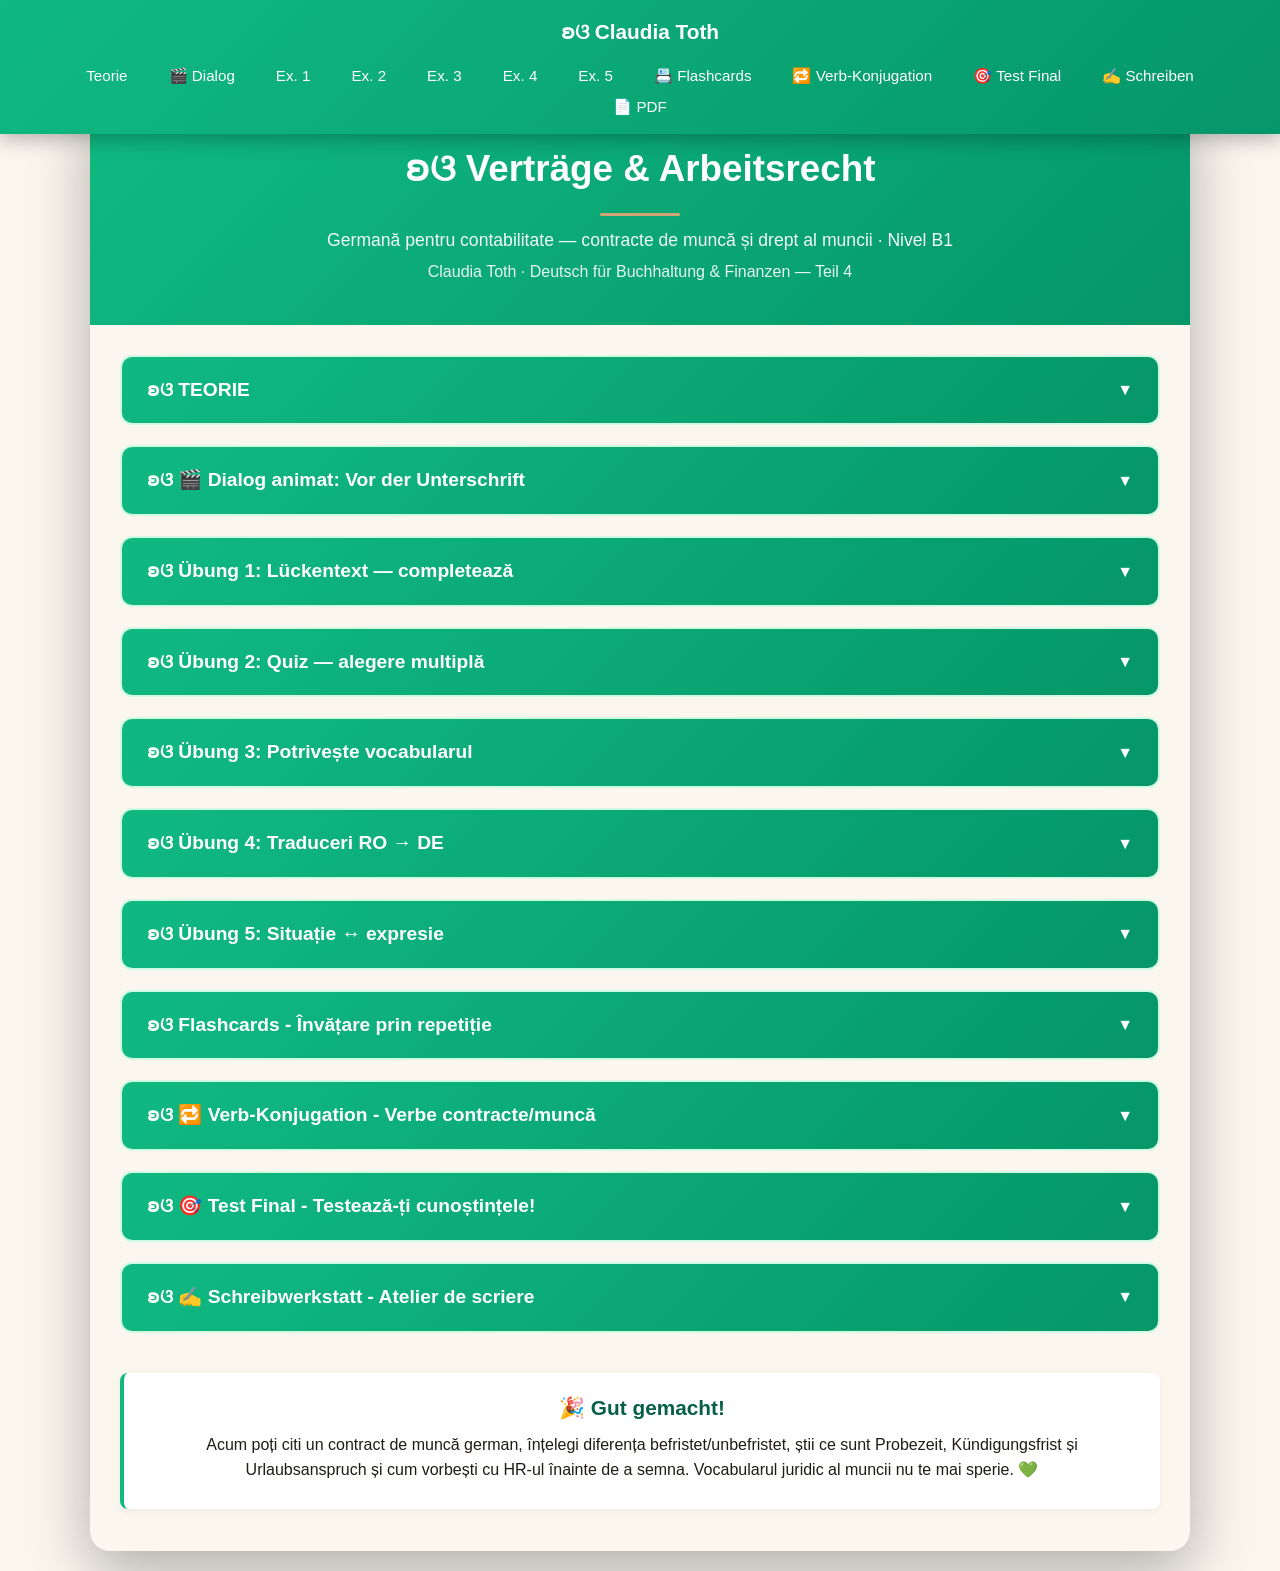
<file: index.html>
<!DOCTYPE html>
<html lang="ro">
<head>
    <meta charset="UTF-8">
    <meta name="robots" content="noindex, nofollow">
    <meta name="viewport" content="width=device-width, initial-scale=1.0">
    <title>Verträge & Arbeitsrecht — germană pentru contabilitate · B1</title>
    <meta property="og:title" content="Buchhaltung Teil 4 — Verträge & Arbeitsrecht">
    <meta property="og:description" content="Germană pentru contracte de muncă și drept al muncii: Arbeitsvertrag, Probezeit, Kündigungsfrist, Urlaub, befristet/unbefristet + dialog animat la HR. Nivel B1.">
    <meta property="og:type" content="website">
    <link rel="stylesheet" href="styles.css">
</head>
<body>
    <nav class="navbar">
        <a href="#top" class="navbar-logo">ʚଓ Claudia Toth</a>
        <ul class="navbar-menu">
            <li><a href="#teorie" onclick="openSection(0)">Teorie</a></li>
            <li><a href="#dialog" onclick="openSection(1)">🎬 Dialog</a></li>
            <li><a href="#ex1" onclick="openSection(2)">Ex. 1</a></li>
            <li><a href="#ex2" onclick="openSection(3)">Ex. 2</a></li>
            <li><a href="#ex3" onclick="openSection(4)">Ex. 3</a></li>
            <li><a href="#ex4" onclick="openSection(5)">Ex. 4</a></li>
            <li><a href="#ex5" onclick="openSection(6)">Ex. 5</a></li>
            <li><a href="#flashcards" onclick="openSection(7)">📇 Flashcards</a></li>
            <li><a href="#verbs" onclick="openSection(8)">🔁 Verb-Konjugation</a></li>
            <li><a href="#final-test" onclick="openSection(9)">🎯 Test Final</a></li>
            <li><a href="#schreiben" onclick="openSection(10)">✍️ Schreiben</a></li>
            <li><a href="curs-buchhaltung-4-vertraege-arbeitsrecht.pdf" download>📄 PDF</a></li>
        </ul>
    </nav>

    <div class="container" id="top">
        <div class="header">
            <h1>ʚଓ Verträge & Arbeitsrecht</h1>
            <p class="subtitle">Germană pentru contabilitate — contracte de muncă și drept al muncii · Nivel B1</p>
            <p>Claudia Toth · Deutsch für Buchhaltung & Finanzen — Teil 4</p>
        </div>

        <div class="content">
            <div class="section" id="teorie">
                <div class="section-header" onclick="toggleMainSection(0)"><h3>ʚଓ TEORIE</h3><span class="arrow">▼</span></div>
                <div class="section-content" id="main-section-0"><div id="theory-container"></div></div>
            </div>

            <div class="section" id="dialog">
                <div class="section-header" onclick="toggleMainSection(1)"><h3>ʚଓ 🎬 Dialog animat: Vor der Unterschrift</h3><span class="arrow">▼</span></div>
                <div class="section-content" id="main-section-1">
                    <p style="margin-bottom:14px;"><em>Apasă ▶️ Pornește. Andreea are contractul în față și, înainte să semneze, întreabă HR-ul despre perioada de probă, concediu și preaviz. Herr Berger îi explică. Reascultă orice replică cu 🔁.</em></p>
                    <div id="dialog1-container"></div>
                </div>
            </div>

            <div class="section" id="ex1">
                <div class="section-header" onclick="toggleMainSection(2)"><h3>ʚଓ Übung 1: Lückentext — completează</h3><span class="arrow">▼</span></div>
                <div class="section-content" id="main-section-2">
                    <div id="ex1-container"></div>
                    <div class="btn-container"><button class="btn btn-check" onclick="checkExercise(1)">✓ Verifica</button><button class="btn btn-reset" onclick="resetExercise(1)">↻ Reseteaza</button></div>
                    <div class="score" id="score-1"></div>
                </div>
            </div>

            <div class="section" id="ex2">
                <div class="section-header" onclick="toggleMainSection(3)"><h3>ʚଓ Übung 2: Quiz — alegere multiplă</h3><span class="arrow">▼</span></div>
                <div class="section-content" id="main-section-3">
                    <div id="ex2-container"></div>
                    <div class="btn-container"><button class="btn btn-check" onclick="checkExercise(2)">✓ Verifica</button><button class="btn btn-reset" onclick="resetExercise(2)">↻ Reseteaza</button></div>
                    <div class="score" id="score-2"></div>
                </div>
            </div>

            <div class="section" id="ex3">
                <div class="section-header" onclick="toggleMainSection(4)"><h3>ʚଓ Übung 3: Potrivește vocabularul</h3><span class="arrow">▼</span></div>
                <div class="section-content" id="main-section-4">
                    <div id="ex3-container"></div>
                    <div class="btn-container"><button class="btn btn-check" onclick="checkExercise(3)">✓ Verifica</button><button class="btn btn-reset" onclick="resetExercise(3)">↻ Reseteaza</button></div>
                    <div class="score" id="score-3"></div>
                </div>
            </div>

            <div class="section" id="ex4">
                <div class="section-header" onclick="toggleMainSection(5)"><h3>ʚଓ Übung 4: Traduceri RO → DE</h3><span class="arrow">▼</span></div>
                <div class="section-content" id="main-section-5">
                    <div id="ex4-container"></div>
                    <div class="btn-container"><button class="btn btn-check" onclick="checkExercise(4)">✓ Verifica</button><button class="btn btn-reset" onclick="resetExercise(4)">↻ Reseteaza</button></div>
                    <div class="score" id="score-4"></div>
                </div>
            </div>

            <div class="section" id="ex5">
                <div class="section-header" onclick="toggleMainSection(6)"><h3>ʚଓ Übung 5: Situație ↔ expresie</h3><span class="arrow">▼</span></div>
                <div class="section-content" id="main-section-6">
                    <div id="ex5-container"></div>
                    <div class="btn-container"><button class="btn btn-check" onclick="checkExercise(5)">✓ Verifica</button><button class="btn btn-reset" onclick="resetExercise(5)">↻ Reseteaza</button></div>
                    <div class="score" id="score-5"></div>
                </div>
            </div>

            <div class="section" id="flashcards">
                <div class="section-header" onclick="toggleMainSection(7)"><h3>ʚଓ Flashcards - Învățare prin repetiție</h3><span class="arrow">▼</span></div>
                <div class="section-content" id="main-section-7"><div id="flashcards-container"></div></div>
            </div>

            <div class="section" id="verbs">
                <div class="section-header" onclick="toggleMainSection(8)"><h3>ʚଓ 🔁 Verb-Konjugation - Verbe contracte/muncă</h3><span class="arrow">▼</span></div>
                <div class="section-content" id="main-section-8"><div id="verbs-container"></div></div>
            </div>

            <div class="section" id="final-test">
                <div class="section-header" onclick="toggleMainSection(9)"><h3>ʚଓ 🎯 Test Final - Testează-ți cunoștințele!</h3><span class="arrow">▼</span></div>
                <div class="section-content" id="main-section-9"><div id="final-test-container"></div></div>
            </div>

            <div class="section" id="schreiben">
                <div class="section-header" onclick="toggleMainSection(10)"><h3>ʚଓ ✍️ Schreibwerkstatt - Atelier de scriere</h3><span class="arrow">▼</span></div>
                <div class="section-content" id="main-section-10">
                    <div class="exercise-instruction">
                        <strong>✍️ Sarcina de scriere:</strong> Scrie un text scurt (aprox. <strong>40-60 de cuvinte</strong>) — descrie contractul tău de muncă din Germania sau întrebările pe care le ai înainte de a semna. Folosește <strong>minimum 6 cuvinte</strong> din lecție.
                    </div>
                    <div class="theory-box" style="background:#FBF7EF;">
                        <h4>💡 Răspunde la întrebările (Leitfragen):</h4>
                        <ul style="margin:6px 0 0 18px; line-height:1.7;">
                            <li>📄 <strong>Ist Ihr Vertrag befristet oder unbefristet?</strong> (Contractul tău e determinat sau nedeterminat?)</li>
                            <li>🕒 <strong>Wie lange ist die Probezeit?</strong> (Cât e perioada de probă?)</li>
                            <li>🌴 <strong>Wie viele Urlaubstage haben Sie?</strong> (Câte zile de concediu ai?)</li>
                            <li>📝 <strong>Wie lang ist die Kündigungsfrist?</strong> (Cât e termenul de preaviz?)</li>
                            <li>👔 <strong>Was möchten Sie fragen, bevor Sie unterschreiben?</strong> (Ce vrei să întrebi înainte de a semna?)</li>
                        </ul>
                    </div>
                    <div class="theory-box" style="background:#F5F0E8; border-left:4px solid #D4A574;">
                        <h4>📝 Model (ca să-ți fie mai ușor):</h4>
                        <p class="de" style="color:#065f46;"><em>Morgen unterschreibe ich meinen Arbeitsvertrag. Der Vertrag ist zunächst auf ein Jahr befristet. Die Probezeit dauert sechs Monate. Ich habe 30 Urlaubstage im Jahr und arbeite in Vollzeit. Die Kündigungsfrist ist vier Wochen. Bevor ich unterschreibe, möchte ich fragen: Kann der Vertrag danach verlängert werden?</em></p>
                        <p class="ro" style="color:#5A5147; font-style:italic;">(Mâine îmi semnez contractul de muncă. Contractul e deocamdată pe perioadă determinată, pe un an. Perioada de probă durează șase luni. Am 30 de zile de concediu pe an și lucrez cu normă întreagă. Termenul de preaviz e patru săptămâni. Înainte să semnez, vreau să întreb: poate fi prelungit contractul după aceea?)</p>
                    </div>
                    <div style="text-align:center; margin-top:22px;">
                        <p style="color:#047857; margin-bottom:14px; font-size:1rem;">Când ești gata, trimite-mi textul tău prin formular. Îl citesc și îți dau feedback personalizat. 🦋</p>
                        <a href="https://forms.gle/RGNQKLN9sDPWQDJt6" target="_blank" rel="noopener noreferrer" style="display:inline-block; background:#10B981; color:white; padding:14px 32px; border-radius:10px; text-decoration:none; font-weight:bold; font-size:1.05rem; box-shadow:0 2px 6px rgba(16,185,129,0.3);">✍️ Trimite textul tău →</a>
                    </div>
                </div>
            </div>

            <div class="theory-box" style="text-align: center; margin-top: 40px;">
                <p style="font-size: 1.3rem; font-weight: bold; color: #065f46;">🎉 Gut gemacht!</p>
                <p>Acum poți citi un contract de muncă german, înțelegi diferența befristet/unbefristet, știi ce sunt Probezeit, Kündigungsfrist și Urlaubsanspruch și cum vorbești cu HR-ul înainte de a semna. Vocabularul juridic al muncii nu te mai sperie. 💚</p>
            </div>
        </div>
    </div>

    <script src="theory.js"></script>
    <script src="dialogs.js?v=1"></script>
    <script src="exercises.js"></script>
    <script src="flashcards.js"></script>
    <script src="verbs.js"></script>
    <script src="final-test.js"></script>
    <script src="main.js"></script>
</body>
</html>
</file>
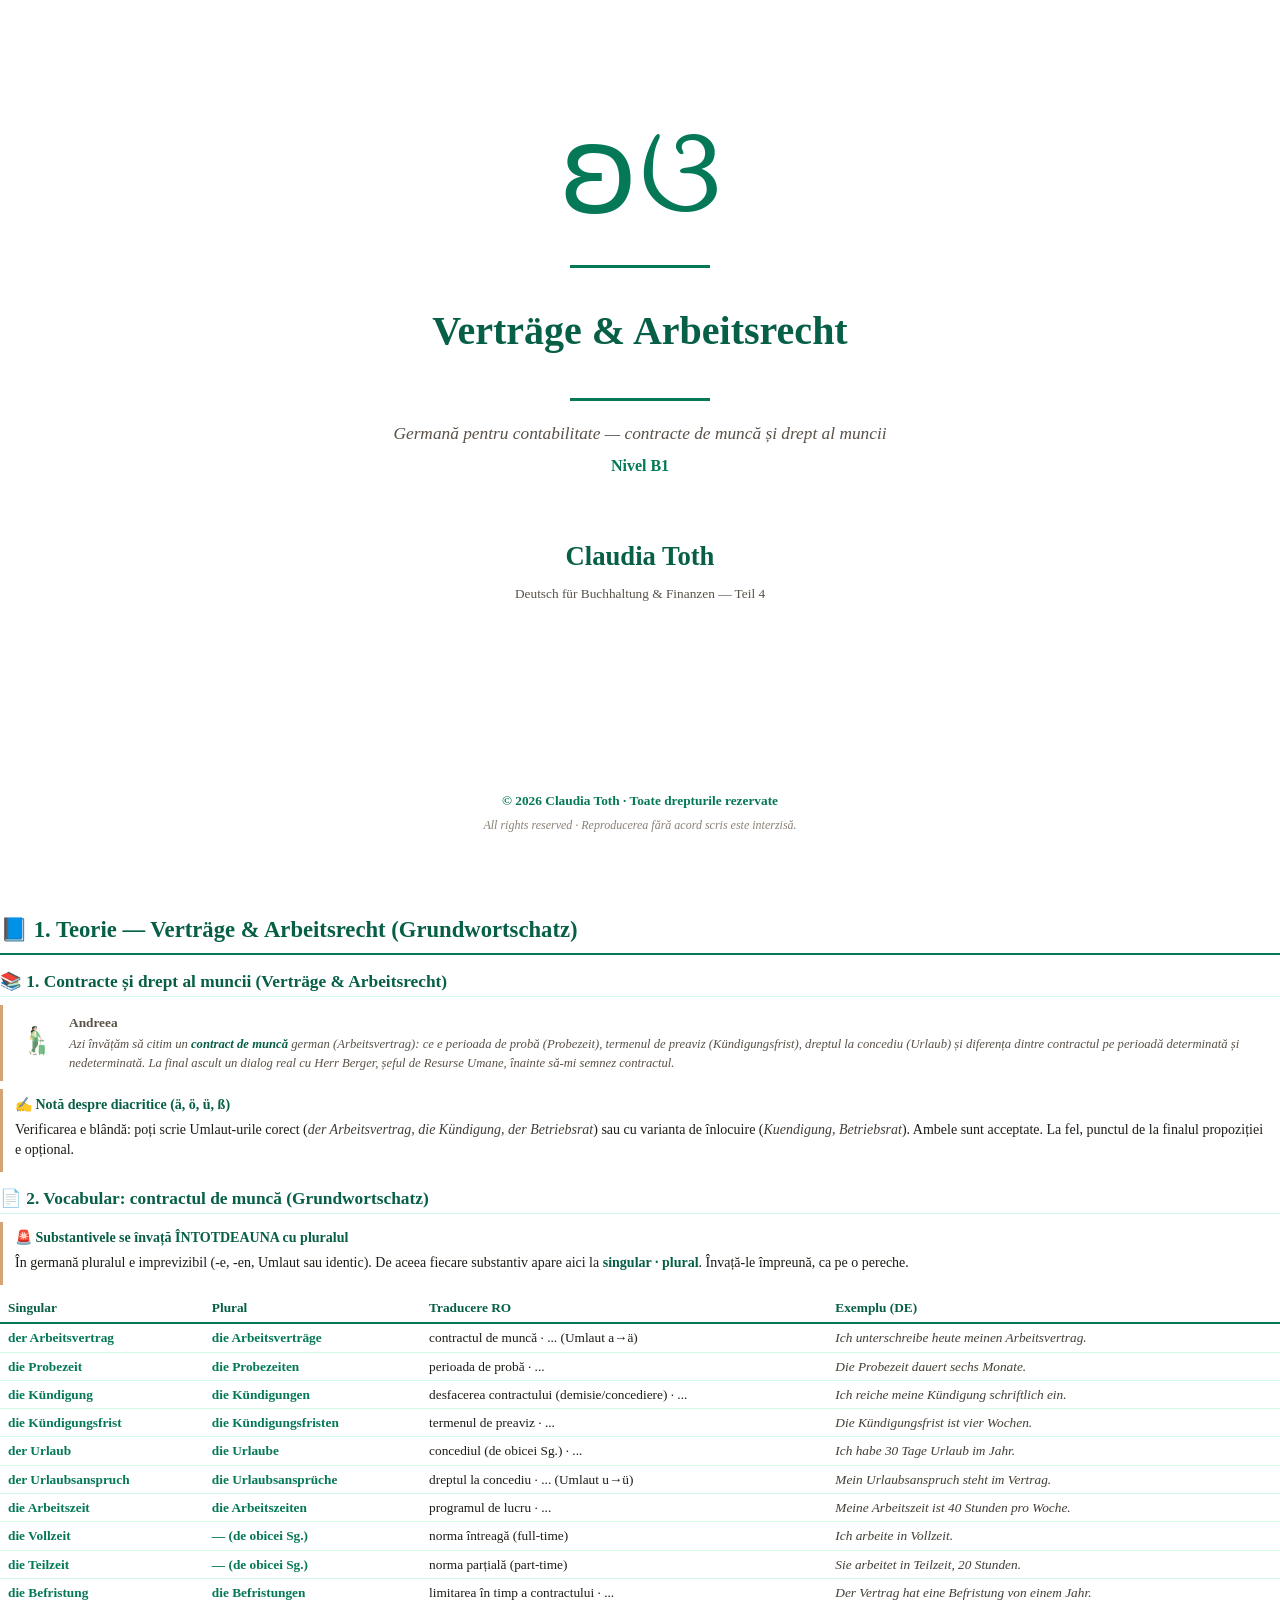
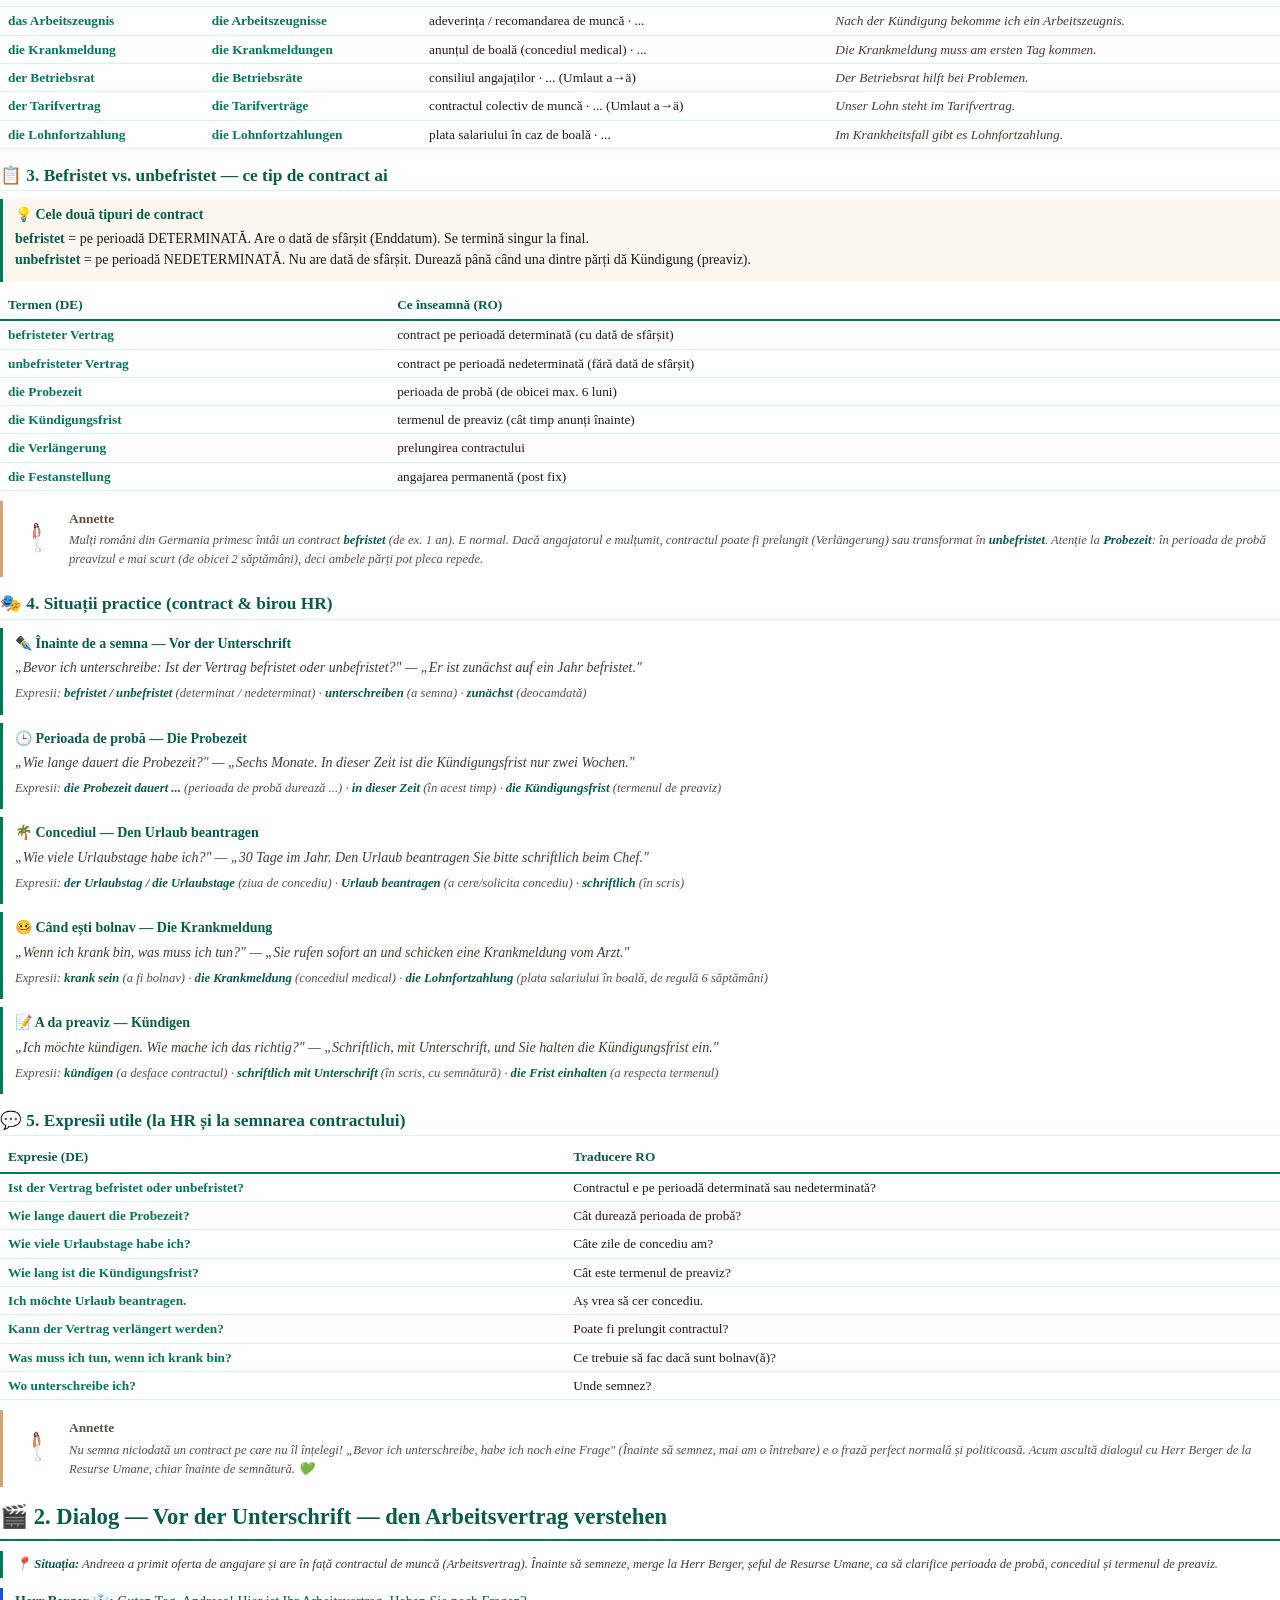
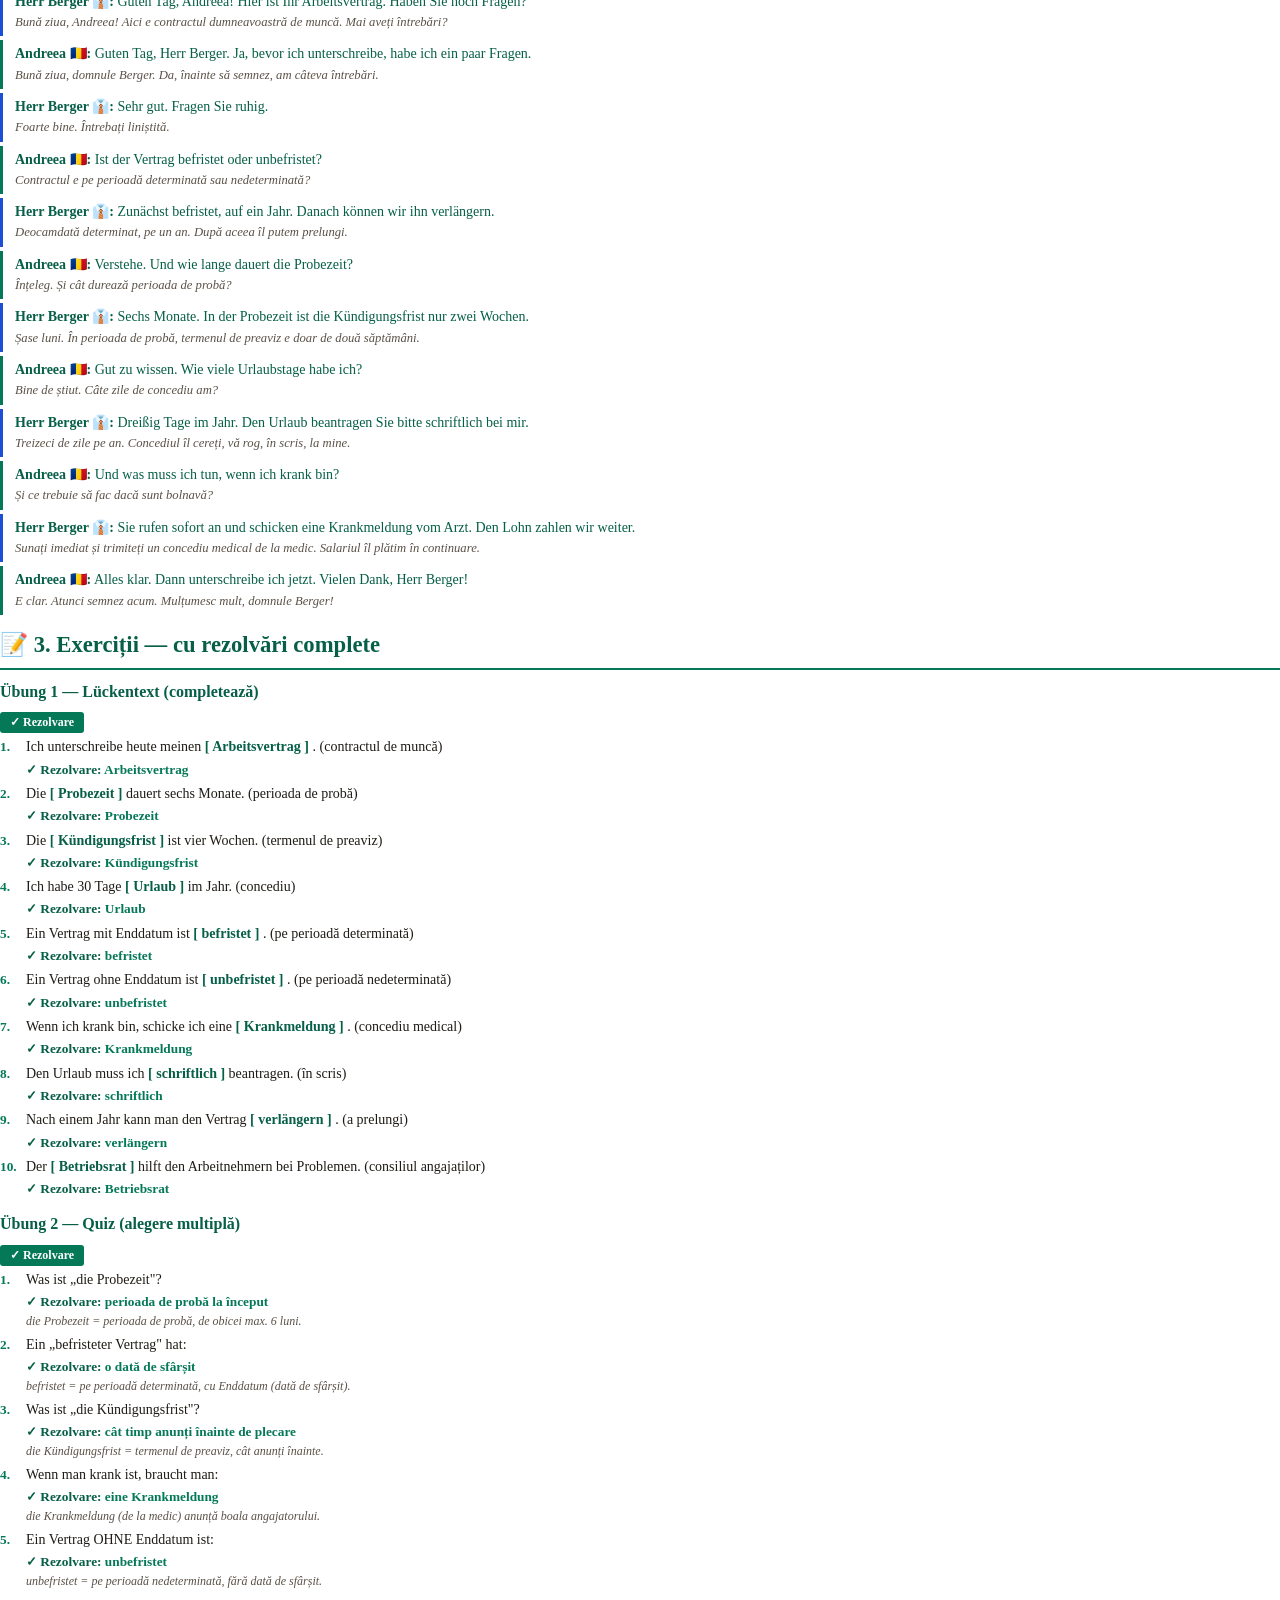
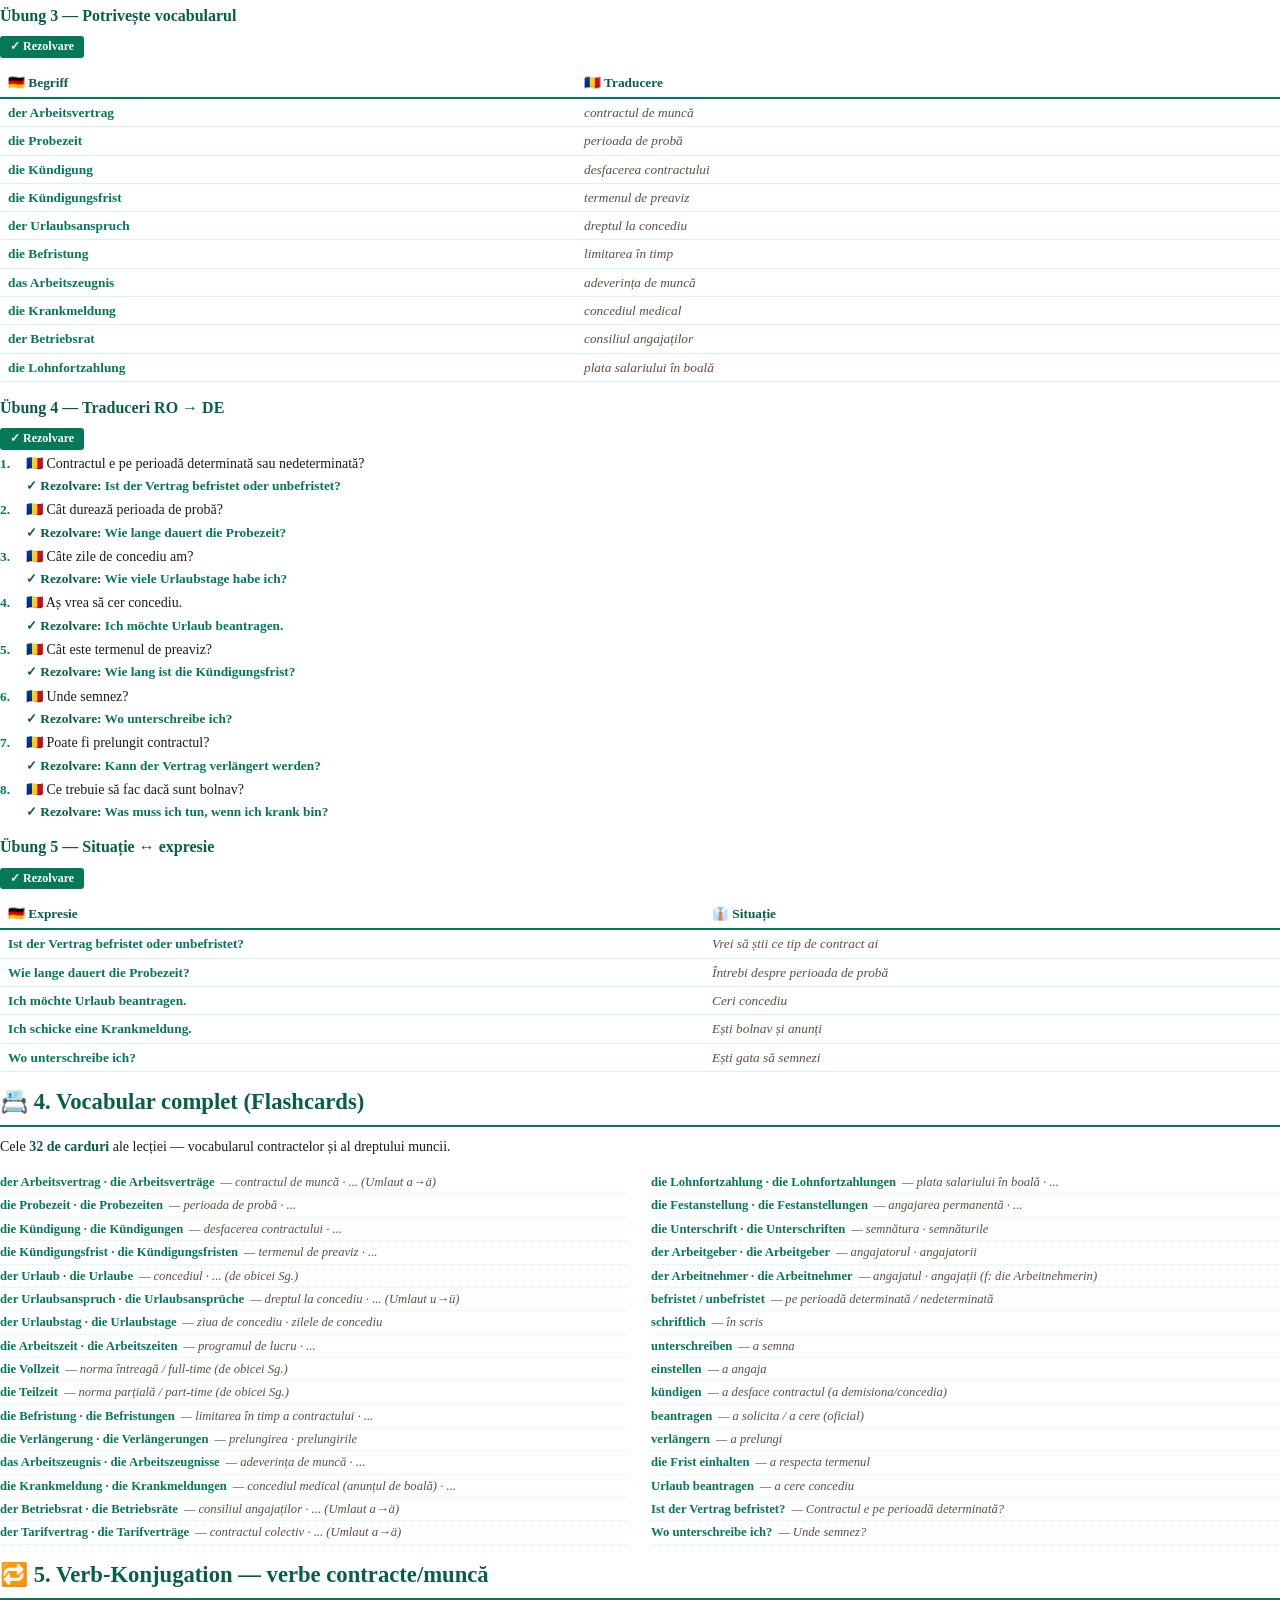
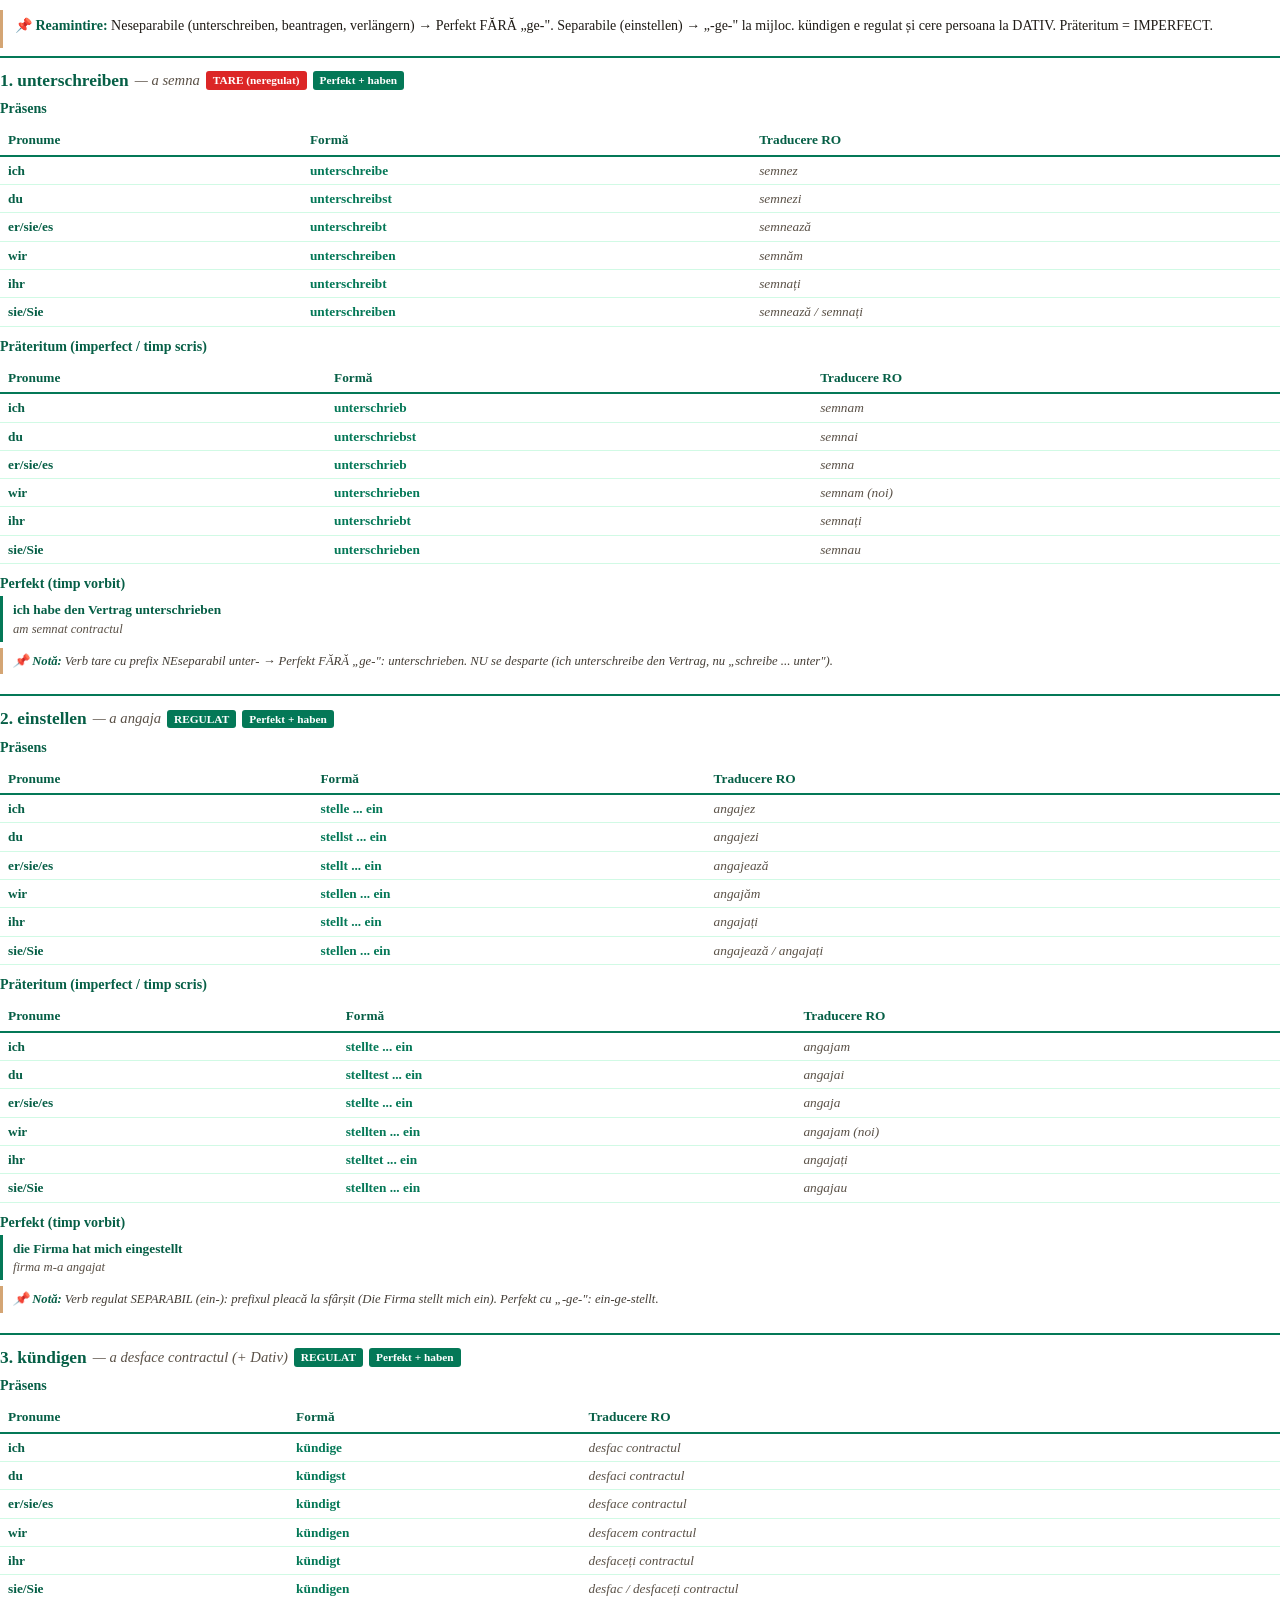
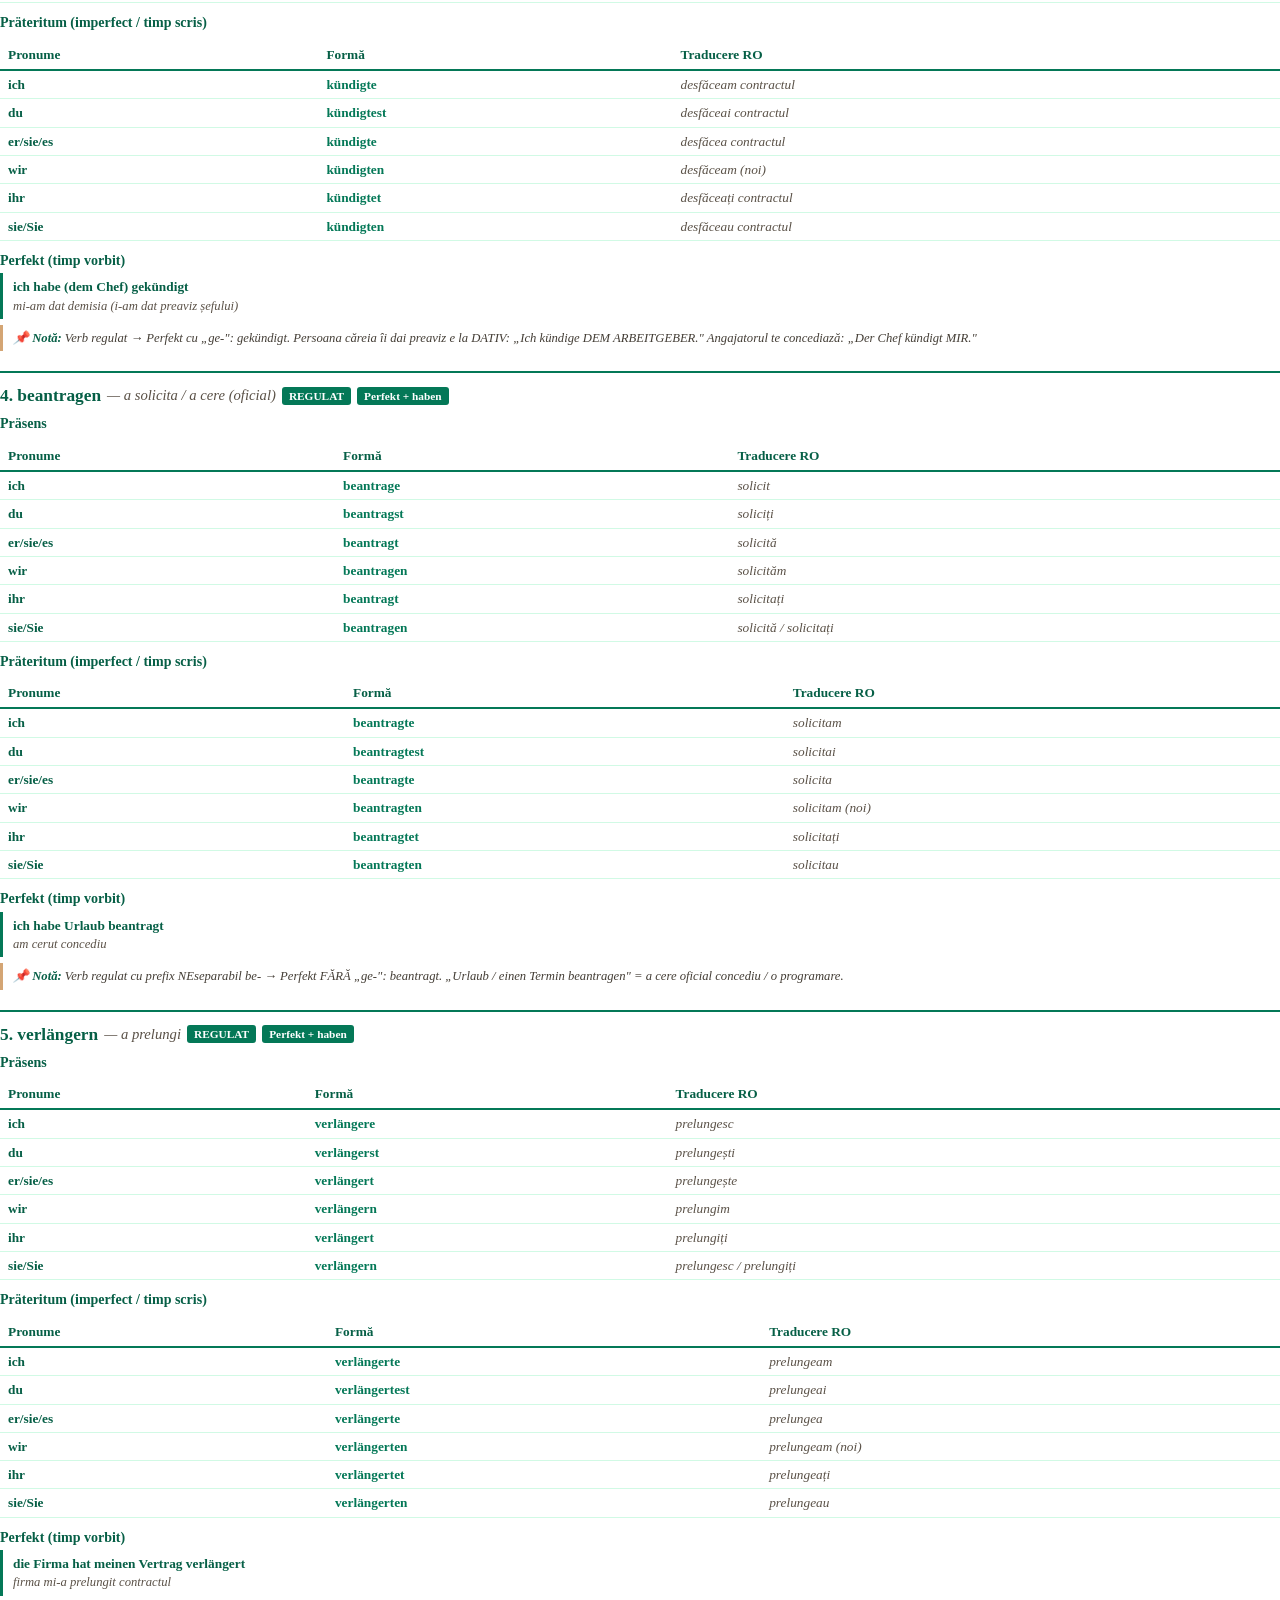
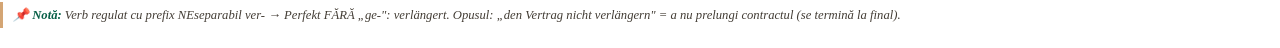
<file: pdf.html>
<!DOCTYPE html>
<html lang="ro">
<head>
    <meta charset="UTF-8">
    <meta name="robots" content="noindex, nofollow">
    <title>Verträge &amp; Arbeitsrecht · Claudia Toth · B1</title>
    <style>
        @page { size: A4; margin: 22mm 18mm 22mm 18mm; @bottom-center { content: "ʚଓ Claudia Toth · Buchhaltung Teil 4: Verträge & Arbeitsrecht · Nivel B1 · © 2026 — Toate drepturile rezervate · pag. " counter(page) " / " counter(pages); font-size: 8.5pt; color: #047857; font-family: 'Georgia', 'Times New Roman', serif; } }
        @page :first { margin: 0; @bottom-center { content: ""; } }
        * { box-sizing: border-box; margin: 0; padding: 0; }
        body { font-family: 'Georgia', 'Times New Roman', serif; color: #1F1B16; line-height: 1.45; font-size: 10.5pt; -webkit-print-color-adjust: exact; print-color-adjust: exact; }
        .cover { width: 100%; min-height: 100vh; padding: 80px 60px 60px; text-align: center; display: flex; flex-direction: column; align-items: center; justify-content: flex-start; page-break-after: always; }
        .cover-symbol { font-size: 90pt; color: #047857; line-height: 1; margin: 30px 0 15px; font-family: 'Segoe UI Emoji', 'Segoe UI', sans-serif; }
        .cover-divider { width: 140px; height: 3px; background: #047857; margin: 20px 0; border: none; }
        .cover-title { font-size: 30pt; color: #065f46; font-weight: bold; margin: 14px 0 18px; font-family: 'Georgia', serif; }
        .cover-subtitle { font-size: 13pt; color: #5A5147; font-style: italic; margin-bottom: 8px; }
        .cover-level { font-size: 12pt; color: #047857; font-weight: bold; margin-bottom: 60px; }
        .cover-author { font-size: 20pt; color: #065f46; font-weight: bold; margin-bottom: 8px; }
        .cover-series { font-size: 10pt; color: #5A5147; margin-bottom: 80px; }
        .cover-copyright { margin-top: auto; font-size: 10pt; color: #047857; font-weight: 600; }
        .cover-notice { font-size: 9pt; color: #8a8175; font-style: italic; margin-top: 6px; }
        h1.chapter { color: #065f46; padding: 0 0 6px 0; font-size: 17pt; margin: 14px 0 10px; border-bottom: 2px solid #047857; font-family: 'Georgia', serif; page-break-after: avoid; }
        h2.sub-chapter { color: #065f46; font-size: 13pt; margin: 14px 0 6px; padding-bottom: 2px; border-bottom: 1px solid #d1fae5; font-family: 'Georgia', serif; page-break-after: avoid; }
        p { margin-bottom: 6px; } strong { color: #065f46; } em { color: #433d35; font-style: italic; }
        ul, ol { margin: 4px 0 8px 22px; } li { margin-bottom: 2px; }
        .theory-box { background: transparent; border-left: 3px solid #047857; padding: 6px 12px; margin: 8px 0; page-break-inside: avoid; }
        .theory-box h4 { color: #065f46; font-size: 10.5pt; margin-bottom: 4px; }
        .theory-box .de { color: #065f46; } .theory-box .ro { color: #5A5147; font-style: italic; font-size: 9.5pt; }
        .warn-box { border-left-color: #D4A574; } .info-box { border-left-color: #D4A574; }
        table { width: 100%; border-collapse: collapse; margin: 6px 0 10px; font-size: 10pt; page-break-inside: avoid; }
        table th { padding: 5px 8px; text-align: left; font-weight: bold; color: #065f46; border-bottom: 2px solid #047857; }
        table td { padding: 4px 8px; border-bottom: 1px solid #d1fae5; vertical-align: top; }
        td.verb { color: #047857; font-weight: bold; } td.ro-text { color: #5A5147; font-style: italic; }
        .dlg-context { border-left: 3px solid #047857; padding: 4px 12px; margin: 6px 0 10px; font-style: italic; color: #433d35; font-size: 9.5pt; }
        .dlg-line { padding: 4px 12px; margin-bottom: 4px; page-break-inside: avoid; }
        .dlg-line.andreea { border-left: 3px solid #047857; } .dlg-line.berger { border-left: 3px solid #1d4ed8; }
        .dlg-line .sp { font-weight: bold; color: #065f46; } .dlg-line .de { color: #065f46; } .dlg-line .ro { color: #5A5147; font-style: italic; font-size: 9.5pt; }
        .ex-block { margin-bottom: 14px; page-break-inside: avoid; }
        .ex-block h3 { color: #065f46; font-size: 12pt; margin-bottom: 5px; }
        .rezolvare-banner { display: inline-block; background: #047857; color: white; padding: 2px 10px; border-radius: 3px; font-size: 9pt; font-weight: bold; margin: 4px 0; -webkit-print-color-adjust: exact; print-color-adjust: exact; }
        .ex-item { display: flex; gap: 8px; margin-bottom: 5px; align-items: flex-start; }
        .ex-num { color: #047857; font-weight: bold; font-size: 10pt; flex-shrink: 0; min-width: 18px; } .ex-num::after { content: "."; }
        .ex-body { flex: 1; } .ex-a { color: #047857; font-weight: bold; font-size: 10pt; margin-top: 2px; } .ex-a::before { content: "✓ Rezolvare: "; color: #065f46; }
        .ex-explanation { color: #5A5147; font-size: 9pt; font-style: italic; margin-top: 1px; }
        .flashcards-grid { columns: 2; column-gap: 22px; margin-top: 8px; }
        .fc-row { break-inside: avoid; padding: 2px 0; border-bottom: 1px dotted #d1fae5; font-size: 9.5pt; }
        .fc-row .de { color: #047857; font-weight: bold; } .fc-row .ro { color: #5A5147; font-style: italic; margin-left: 6px; }
        .verb-card { border-top: 2px solid #047857; padding: 10px 0 8px 0; margin-bottom: 12px; page-break-inside: avoid; }
        .verb-card .vh { display: flex; align-items: center; flex-wrap: wrap; gap: 6px; margin-bottom: 6px; }
        .verb-card .vh .name { font-size: 13pt; color: #065f46; font-weight: bold; } .verb-card .vh .ro { color: #5A5147; font-style: italic; font-size: 11pt; }
        .verb-card .vh .badge { display: inline-block; padding: 1px 7px; border-radius: 3px; font-size: 8.5pt; color: white; font-weight: bold; -webkit-print-color-adjust: exact; print-color-adjust: exact; }
        .verb-card .badge.weak { background: #047857; } .verb-card .badge.strong { background: #dc2626; } .verb-card .badge.haben { background: #047857; } .verb-card .badge.sein { background: #2563eb; }
        .verb-card h5 { color: #065f46; margin: 6px 0 2px; font-size: 10.5pt; }
        .verb-card .perfekt-box { border-left: 3px solid #047857; padding: 4px 10px; margin-top: 2px; font-size: 10pt; }
        .verb-card .perfekt-box .de { color: #065f46; font-weight: 600; } .verb-card .perfekt-box .ro { color: #5A5147; font-style: italic; font-size: 9.5pt; }
        .verb-card .note { font-size: 9.5pt; color: #433d35; padding: 4px 10px; border-left: 3px solid #D4A574; margin-top: 6px; font-style: italic; }
        .new-section { page-break-before: always; }
        .andreea-note { display: flex; gap: 10px; align-items: flex-start; border-left: 3px solid #D4A574; padding: 8px 12px; margin: 8px 0; page-break-inside: avoid; }
        .andreea-note-avatar { width: 44px; height: 56px; object-fit: contain; flex-shrink: 0; }
        .andreea-note-content { flex: 1; } .andreea-note-content .speaker { font-weight: bold; color: #5A5147; font-size: 10pt; margin-bottom: 3px; } .andreea-note-content .text { color: #5A5147; font-size: 9.5pt; font-style: italic; line-height: 1.5; }
    </style>
</head>
<body>
<div class="cover">
    <div class="cover-symbol">ʚଓ</div>
    <hr class="cover-divider">
    <h1 class="cover-title">Verträge &amp; Arbeitsrecht</h1>
    <hr class="cover-divider">
    <p class="cover-subtitle">Germană pentru contabilitate — contracte de muncă și drept al muncii</p>
    <p class="cover-level">Nivel B1</p>
    <p class="cover-author">Claudia Toth</p>
    <p class="cover-series">Deutsch für Buchhaltung & Finanzen — Teil 4</p>
    <div class="cover-copyright">© 2026 Claudia Toth · Toate drepturile rezervate</div>
    <p class="cover-notice">All rights reserved · Reproducerea fără acord scris este interzisă.</p>
</div>
<div id="pdf-content"></div>
<script src="theory.js"></script>
<script src="dialogs.js"></script>
<script src="exercises.js"></script>
<script src="flashcards.js"></script>
<script src="verbs.js"></script>
<script src="final-test.js"></script>
<script src="pdf-builder.js"></script>
</body>
</html>
</file>
<file: styles.css>
/* ============================================
   CLAUDIA TOTH - NOMEN-VERB-VERBINDUNGEN
   Design verde profesional · Mobile responsive
   ============================================ */

* {
    margin: 0;
    padding: 0;
    box-sizing: border-box;
}

body {
    font-family: 'Segoe UI', Tahoma, Geneva, Verdana, sans-serif;
    background: #FAF6EE;
    line-height: 1.6;
    padding: 0;
    padding-top: 80px;
    min-height: 100vh;
    color: #1F1B16;
}

/* ============================================
   NAVIGATION BAR
   ============================================ */
.navbar {
    position: fixed;
    top: 0;
    left: 0;
    right: 0;
    background: linear-gradient(135deg, #10b981 0%, #059669 100%);
    padding: 15px 30px;
    box-shadow: 0 4px 20px rgba(0,0,0,0.3);
    z-index: 1000;
    display: flex;
    flex-direction: column;
    gap: 15px;
    align-items: center;
    justify-content: center;
}

.navbar-logo {
    color: white;
    font-size: 1.3rem;
    font-weight: bold;
    text-decoration: none;
}

.navbar-menu {
    display: flex;
    gap: 5px;
    list-style: none;
    align-items: center;
    flex-wrap: wrap;
    justify-content: center;
}

.navbar-menu a {
    color: white;
    text-decoration: none;
    padding: 10px 18px;
    border-radius: 8px;
    transition: all 0.3s;
    font-size: 0.95rem;
    font-weight: 500;
}

.navbar-menu a:hover {
    background: rgba(255,255,255,0.2);
    transform: translateY(-2px);
}

/* ============================================
   CONTAINER PRINCIPAL
   ============================================ */
.container {
    max-width: 1100px;
    margin: 20px auto;
    background: #FBF7EF;
    border-radius: 20px;
    box-shadow: 0 20px 60px rgba(0,0,0,0.3);
    overflow: hidden;
}

.header {
    background: linear-gradient(135deg, #10b981 0%, #059669 100%);
    color: white;
    padding: 40px 30px;
    text-align: center;
}

.header h1 {
    font-size: 2.3rem;
    margin-bottom: 10px;
}

.header .subtitle {
    font-size: 1.1rem;
    opacity: 0.95;
    margin-bottom: 5px;
}

.header p {
    font-size: 1rem;
    opacity: 0.9;
}

.content {
    padding: 30px;
}

/* ============================================
   SECȚIUNI (Teorie + Exerciții)
   ============================================ */
.section {
    margin-bottom: 20px;
    scroll-margin-top: 100px;
    border-radius: 12px;
    overflow: hidden;
    border: 2px solid #d1fae5;
}

.section-header {
    background: linear-gradient(135deg, #10b981 0%, #059669 100%);
    color: white;
    padding: 18px 25px;
    cursor: pointer;
    display: flex;
    justify-content: space-between;
    align-items: center;
    transition: all 0.3s;
}

.section-header:hover {
    background: linear-gradient(135deg, #059669 0%, #047857 100%);
}

.section-header h3 {
    font-size: 1.2rem;
}

.arrow {
    transition: transform 0.3s;
    font-size: 1rem;
}

.arrow.rotated {
    transform: rotate(180deg);
}

.section-content {
    display: none;
    padding: 25px;
    background: #FBF7EF;
}

.section-content.active {
    display: block;
    animation: fadeIn 0.4s ease-in-out;
}

@keyframes fadeIn {
    from { opacity: 0; transform: translateY(-5px); }
    to { opacity: 1; transform: translateY(0); }
}

/* ============================================
   SUB-SECȚIUNI (în Teorie)
   ============================================ */
.sub-section {
    margin-bottom: 12px;
    border-radius: 10px;
    overflow: hidden;
    border: 1px solid #a7f3d0;
    background: white;
}

.sub-section-header {
    background: #d1fae5;
    color: #065f46;
    padding: 12px 18px;
    cursor: pointer;
    display: flex;
    justify-content: space-between;
    align-items: center;
    font-weight: 600;
    transition: background 0.3s;
    gap: 10px;
}

.sub-section-header > span:first-child {
    flex: 1;
}

.sub-section-header:hover {
    background: #a7f3d0;
}

/* ============================================
   AUDIO PLAYER (Play / Stop la fiecare subtitlu)
   ============================================ */
.audio-player {
    display: flex;
    align-items: center;
}

.audio-btn {
    background: #10b981;
    color: white;
    border: none;
    width: 36px;
    height: 36px;
    border-radius: 50%;
    cursor: pointer;
    font-size: 0.9rem;
    transition: all 0.3s;
    display: flex;
    align-items: center;
    justify-content: center;
    padding: 0;
    box-shadow: 0 2px 6px rgba(16, 185, 129, 0.3);
}

.audio-btn:hover {
    background: #059669;
    transform: scale(1.1);
    box-shadow: 0 4px 10px rgba(16, 185, 129, 0.5);
}

.audio-btn:active {
    transform: scale(0.95);
}

.lesson-audio {
    display: flex;
    align-items: center;
    gap: 12px;
    margin-bottom: 18px;
    padding: 10px 14px;
    background: #FBF7EF;
    border-left: 4px solid #10b981;
    border-radius: 6px;
}

.lesson-audio-label {
    color: #065f46;
    font-weight: 600;
    font-size: 0.95rem;
}

.sub-arrow {
    transition: transform 0.3s;
}

.sub-arrow.rotated {
    transform: rotate(180deg);
}

.sub-section-content {
    display: none;
    padding: 18px;
    background: white;
}

.sub-section-content.active {
    display: block;
}

/* ============================================
   THEORY BOX
   ============================================ */
.theory-box {
    background: white;
    border-left: 4px solid #10b981;
    padding: 18px 22px;
    margin: 12px 0;
    border-radius: 8px;
    box-shadow: 0 2px 8px rgba(0,0,0,0.05);
}

.theory-box h4 {
    color: #065f46;
    margin-bottom: 10px;
    font-size: 1.1rem;
}

.theory-box p {
    margin-bottom: 8px;
}

.theory-box ul {
    margin-left: 20px;
    margin-top: 8px;
}

.theory-box li {
    margin-bottom: 6px;
}

/* Exemple în context */
.example-box {
    background: #ecfdf5;
    border: 1px dashed #10b981;
    padding: 12px 16px;
    border-radius: 8px;
    margin: 10px 0;
    font-style: italic;
}

.example-box .de {
    color: #065f46;
    font-weight: 600;
    font-style: normal;
}

.example-box .ro {
    color: #5A5147;
    font-size: 0.95rem;
    margin-top: 4px;
}

/* Tabele teorie */
.theory-table {
    width: 100%;
    border-collapse: collapse;
    margin: 12px 0;
    background: white;
    border-radius: 8px;
    overflow: hidden;
    box-shadow: 0 2px 6px rgba(0,0,0,0.05);
}

.theory-table th {
    background: #10b981;
    color: white;
    padding: 12px;
    text-align: left;
    font-weight: 600;
}

.theory-table td {
    padding: 10px 12px;
    border-bottom: 1px solid #d1fae5;
}

.theory-table tr:last-child td {
    border-bottom: none;
}

.theory-table tr:nth-child(even) {
    background: #FBF7EF;
}

.theory-table .verb {
    color: #059669;
    font-weight: bold;
}

.theory-table .nomen {
    color: #065f46;
    font-weight: 600;
}

.theory-table .ro-text {
    color: #5A5147;
    font-style: italic;
    font-size: 0.95rem;
}

/* ============================================
   EXERCIȚII
   ============================================ */
.exercise-instruction {
    background: #F5F0E8;
    border-left: 4px solid #D4A574;
    padding: 12px 18px;
    margin-bottom: 18px;
    border-radius: 8px;
    color: #5A5147;
}

.exercise-item {
    background: white;
    padding: 15px 18px;
    margin-bottom: 12px;
    border-radius: 10px;
    display: flex;
    align-items: flex-start;
    gap: 12px;
    flex-wrap: wrap;
    box-shadow: 0 2px 6px rgba(0,0,0,0.05);
}

.exercise-number {
    background: #10b981;
    color: white;
    width: 30px;
    height: 30px;
    border-radius: 50%;
    display: flex;
    align-items: center;
    justify-content: center;
    font-weight: bold;
    flex-shrink: 0;
    font-size: 0.9rem;
}

.input-group {
    flex: 1;
    min-width: 200px;
    display: flex;
    flex-direction: column;
    gap: 6px;
}

.input-group label {
    color: #1F1B16;
    font-size: 1rem;
    line-height: 1.5;
}

.input-group .nomen-highlight {
    color: #065f46;
    font-weight: bold;
    background: #d1fae5;
    padding: 2px 8px;
    border-radius: 5px;
}

.input-group input[type="text"],
.input-group select {
    padding: 10px 14px;
    border: 2px solid #d1fae5;
    border-radius: 8px;
    font-size: 1rem;
    font-family: inherit;
    transition: all 0.3s;
    background: white;
}

.input-group input[type="text"]:focus,
.input-group select:focus {
    outline: none;
    border-color: #10b981;
    box-shadow: 0 0 0 3px rgba(16, 185, 129, 0.15);
}

/* Multiple choice */
.mc-options {
    display: flex;
    flex-direction: column;
    gap: 8px;
    margin-top: 8px;
}

.mc-option {
    display: flex;
    align-items: center;
    gap: 10px;
    padding: 8px 12px;
    border-radius: 8px;
    transition: background 0.2s;
    cursor: pointer;
}

.mc-option:hover {
    background: #FBF7EF;
}

.mc-option input[type="radio"] {
    cursor: pointer;
    width: 18px;
    height: 18px;
    accent-color: #10b981;
}

.mc-option label {
    cursor: pointer;
    flex: 1;
}

/* Feedback */
.feedback {
    width: 100%;
    margin-top: 8px;
    padding: 0;
    font-size: 0.95rem;
    border-radius: 6px;
    transition: all 0.3s;
}

.feedback.correct {
    background: #d1fae5;
    color: #065f46;
    padding: 10px 14px;
    border-left: 3px solid #10b981;
}

.feedback.incorrect {
    background: #fee2e2;
    color: #991b1b;
    padding: 10px 14px;
    border-left: 3px solid #ef4444;
}

.feedback.correct::before {
    content: "✓ Richtig! ";
    font-weight: bold;
}

.feedback.incorrect::before {
    content: "✗ Falsch. ";
    font-weight: bold;
}

/* ============================================
   BUTOANE
   ============================================ */
.btn-container {
    display: flex;
    gap: 15px;
    justify-content: center;
    margin: 30px 0;
    flex-wrap: wrap;
}

.btn {
    padding: 14px 32px;
    border: none;
    border-radius: 10px;
    font-size: 1rem;
    font-weight: 600;
    cursor: pointer;
    transition: all 0.3s;
    font-family: inherit;
}

.btn-check {
    background: linear-gradient(135deg, #10b981 0%, #059669 100%);
    color: white;
}

.btn-check:hover {
    transform: translateY(-2px);
    box-shadow: 0 8px 20px rgba(16, 185, 129, 0.4);
}

.btn-reset {
    background: #5A5147;
    color: white;
}

.btn-reset:hover {
    background: #433d35;
    transform: translateY(-2px);
    box-shadow: 0 8px 20px rgba(107, 114, 128, 0.4);
}

/* ============================================
   SCOR
   ============================================ */
.score {
    display: none;
    background: linear-gradient(135deg, #10b981 0%, #059669 100%);
    color: white;
    padding: 25px;
    border-radius: 12px;
    text-align: center;
    margin: 20px 0;
    scroll-margin-top: 100px;
}

.score.show {
    display: block;
    animation: fadeIn 0.5s;
}

.score-value {
    font-size: 2rem;
    font-weight: bold;
    margin-bottom: 10px;
}

.score-message {
    font-size: 1.1rem;
}

/* ============================================
   FLASHCARDS
   ============================================ */
.flashcard-counter {
    text-align: center;
    margin-bottom: 15px;
    color: #065f46;
    font-weight: 600;
}

.flashcard {
    background: white;
    border-radius: 16px;
    padding: 50px 30px;
    min-height: 220px;
    display: flex;
    align-items: center;
    justify-content: center;
    text-align: center;
    cursor: pointer;
    box-shadow: 0 4px 15px rgba(0,0,0,0.1);
    transition: transform 0.3s;
    position: relative;
    border: 3px solid #10b981;
}

.flashcard:hover {
    transform: scale(1.02);
}

.flashcard-content {
    width: 100%;
}

.flashcard .de {
    font-size: 1.8rem;
    color: #065f46;
    font-weight: bold;
    margin-bottom: 10px;
}

.flashcard .ro {
    font-size: 1.2rem;
    color: #5A5147;
    font-style: italic;
    display: none;
}

.flashcard.flipped .ro {
    display: block;
    animation: fadeIn 0.3s;
}

.flashcard-hint {
    position: absolute;
    bottom: 12px;
    left: 0;
    right: 0;
    color: #8a8175;
    font-size: 0.85rem;
}

.flashcard-audio-btn {
    position: absolute;
    top: 15px;
    right: 15px;
    background: #10b981;
    color: white;
    border: none;
    width: 40px;
    height: 40px;
    border-radius: 50%;
    font-size: 1.2rem;
    cursor: pointer;
    transition: all 0.3s;
    display: flex;
    align-items: center;
    justify-content: center;
}

.flashcard-audio-btn:hover {
    background: #059669;
    transform: scale(1.1);
}

.flashcard-controls {
    display: flex;
    justify-content: space-between;
    gap: 15px;
    margin-top: 20px;
}

.flashcard-btn {
    flex: 1;
    background: linear-gradient(135deg, #10b981 0%, #059669 100%);
    color: white;
    padding: 12px;
    border: none;
    border-radius: 8px;
    cursor: pointer;
    font-size: 1rem;
    font-weight: 600;
    transition: all 0.3s;
    font-family: inherit;
}

.flashcard-btn:hover {
    transform: translateY(-2px);
    box-shadow: 0 4px 12px rgba(16, 185, 129, 0.4);
}

.flashcard-btn:disabled {
    background: #d1d5db;
    cursor: not-allowed;
    transform: none;
    box-shadow: none;
}

/* ============================================
   MOBILE RESPONSIVE
   ============================================ */
@media (max-width: 768px) {
    body {
        padding: 0;
        padding-top: 140px;
    }

    .navbar {
        padding: 15px;
    }

    .navbar-menu a {
        padding: 8px 12px;
        font-size: 0.85rem;
    }

    .container {
        margin: 10px;
        border-radius: 12px;
    }

    .header h1 {
        font-size: 1.6rem;
    }

    .header .subtitle {
        font-size: 0.95rem;
    }

    .content {
        padding: 15px;
    }

    .section-header h3 {
        font-size: 1rem;
    }

    .exercise-item {
        padding: 12px;
    }

    .input-group {
        min-width: 100%;
    }

    .btn {
        padding: 12px 24px;
        font-size: 0.95rem;
    }

    .flashcard {
        padding: 35px 20px;
        min-height: 180px;
    }

    .flashcard .de {
        font-size: 1.4rem;
    }

    .flashcard .ro {
        font-size: 1rem;
    }

    .theory-table,
    .grammar-table {
        font-size: 0.9rem;
        display: block;
        overflow-x: auto;
        white-space: nowrap;
        -webkit-overflow-scrolling: touch;
        max-width: 100%;
        scrollbar-width: thin;
        scrollbar-color: #D4A574 #F5F0E8;
        background-image: linear-gradient(to right, transparent calc(100% - 32px), rgba(212, 165, 116, 0.28) 100%);
        background-attachment: local;
        background-repeat: no-repeat;
    }

    .theory-table::-webkit-scrollbar,
    .grammar-table::-webkit-scrollbar {
        height: 6px;
    }
    .theory-table::-webkit-scrollbar-track,
    .grammar-table::-webkit-scrollbar-track {
        background: #F5F0E8;
        border-radius: 3px;
    }
    .theory-table::-webkit-scrollbar-thumb,
    .grammar-table::-webkit-scrollbar-thumb {
        background: #D4A574;
        border-radius: 3px;
    }

    .theory-table::before,
    .grammar-table::before {
        content: '👈 Glisează lateral pentru toate coloanele 👉';
        display: block;
        background: #F5F0E8;
        color: #5A5147;
        padding: 6px 10px;
        font-size: 0.72rem;
        text-align: center;
        font-style: italic;
        border-radius: 6px 6px 0 0;
        white-space: nowrap;
        border-bottom: 1px solid #D4A574;
        position: sticky;
        left: 0;
    }

    .theory-table th,
    .theory-table td,
    .grammar-table th,
    .grammar-table td {
        padding: 8px;
    }
}

/* ============================================
   TRADUCERI ROMÂNĂ sub fiecare propoziție germană
   Permanent vizibile sub tabelele de teorie
   ============================================ */
.ro-translation {
    display: inline-block;
    color: #5A5147;
    font-style: italic;
    font-size: 0.88rem;
    font-weight: normal;
    line-height: 1.4;
    margin-top: 4px;
    padding-left: 8px;
    border-left: 2px solid #D4A574;
}

/* ============================================
   TEST FINAL - Wizard Style
   ============================================ */

/* Intro section */
.test-intro {
    background: white;
    padding: 30px;
    border-radius: 12px;
    text-align: center;
    box-shadow: 0 2px 8px rgba(0,0,0,0.05);
}

.test-intro h3 {
    color: #065f46;
    font-size: 1.5rem;
    margin-bottom: 15px;
}

.test-intro p {
    color: #1F1B16;
    margin-bottom: 15px;
}

.test-info-list {
    list-style: none;
    padding: 0;
    margin: 20px auto;
    max-width: 500px;
    text-align: left;
}

.test-info-list li {
    padding: 8px 0;
    color: #1F1B16;
}

.btn-large {
    padding: 16px 40px !important;
    font-size: 1.1rem !important;
    margin-top: 15px;
}

/* Wizard - container principal */
.test-wizard {
    background: white;
    padding: 30px;
    border-radius: 12px;
    box-shadow: 0 2px 8px rgba(0,0,0,0.05);
}

/* Progress bar */
.test-progress {
    margin-bottom: 25px;
}

.test-progress-info {
    display: flex;
    justify-content: space-between;
    margin-bottom: 10px;
    font-weight: 600;
    color: #065f46;
    flex-wrap: wrap;
    gap: 10px;
}

.test-progress-bar {
    height: 12px;
    background: #d1fae5;
    border-radius: 6px;
    overflow: hidden;
}

.test-progress-fill {
    height: 100%;
    background: linear-gradient(90deg, #10b981 0%, #059669 100%);
    transition: width 0.4s ease;
    border-radius: 6px;
    box-shadow: 0 0 8px rgba(16, 185, 129, 0.4);
}

/* Întrebarea curentă */
.test-question {
    background: #FBF7EF;
    padding: 25px;
    border-radius: 10px;
    margin-bottom: 20px;
    border: 2px solid #d1fae5;
}

.test-question-label {
    color: #065f46;
    font-weight: 600;
    font-size: 1.05rem;
    margin-bottom: 15px;
}

.test-question-content {
    font-size: 1.15rem;
    color: #1F1B16;
    line-height: 1.8;
    margin-bottom: 12px;
}

.test-blank {
    background: #F5F0E8;
    padding: 4px 16px;
    border-radius: 6px;
    border: 2px dashed #D4A574;
    color: #5A5147;
    font-weight: bold;
    margin-right: 8px;
}

.test-translation {
    display: block;
    color: #5A5147;
    font-style: italic;
    margin: 10px 0;
    font-size: 0.95rem;
}

.test-ro-text {
    background: #F5F0E8;
    padding: 15px;
    border-radius: 8px;
    border-left: 4px solid #D4A574;
    color: #5A5147;
    font-weight: 500;
}

.test-input {
    width: 100%;
    padding: 12px 16px;
    border: 2px solid #d1fae5;
    border-radius: 8px;
    font-size: 1.05rem;
    font-family: inherit;
    transition: all 0.3s;
    background: white;
    margin-top: 10px;
}

.test-input:focus {
    outline: none;
    border-color: #10b981;
    box-shadow: 0 0 0 3px rgba(16, 185, 129, 0.15);
}

.test-mc {
    margin-top: 15px;
}

.test-mc .mc-option {
    background: white;
    padding: 12px 16px;
    border-radius: 8px;
    margin-bottom: 8px;
    border: 2px solid #d1fae5;
    transition: all 0.2s;
}

.test-mc .mc-option:hover {
    border-color: #10b981;
    background: #FBF7EF;
}

/* Controale wizard */
.test-controls {
    display: flex;
    gap: 12px;
    justify-content: space-between;
    margin-top: 25px;
    flex-wrap: wrap;
}

.btn-secondary {
    background: #5A5147;
    color: white;
}

.btn-secondary:hover {
    background: #433d35;
    transform: translateY(-2px);
    box-shadow: 0 4px 12px rgba(107, 114, 128, 0.4);
}

.btn:disabled {
    opacity: 0.5;
    cursor: not-allowed;
    transform: none !important;
    box-shadow: none !important;
}

/* Buton ÎNAPOI LA TEORIE */
.btn-back {
    background: linear-gradient(135deg, #5A5147 0%, #433d35 100%);
    color: white;
}

.btn-back:hover {
    transform: translateY(-2px);
    box-shadow: 0 8px 20px rgba(90, 81, 71, 0.4);
}

.test-back-top {
    margin-bottom: 20px;
}

/* REZULTATE */
.test-results {
    background: white;
    padding: 30px;
    border-radius: 12px;
    box-shadow: 0 2px 8px rgba(0,0,0,0.05);
}

.test-result-card {
    text-align: center;
    padding: 30px;
    border-radius: 16px;
    margin-bottom: 25px;
}

.test-result-card.passed {
    background: linear-gradient(135deg, #10b981 0%, #059669 100%);
    color: white;
}

.test-result-card.failed {
    background: linear-gradient(135deg, #ef4444 0%, #dc2626 100%);
    color: white;
}

.test-result-emoji {
    font-size: 4rem;
    margin-bottom: 10px;
}

.test-result-badge {
    font-size: 1.3rem;
    font-weight: bold;
    letter-spacing: 2px;
    margin-bottom: 15px;
    opacity: 0.95;
}

.test-result-score {
    font-size: 3rem;
    font-weight: bold;
    margin-bottom: 5px;
}

.test-result-percentage {
    font-size: 2.5rem;
    font-weight: bold;
    margin-bottom: 20px;
    opacity: 0.9;
}

.test-result-message {
    font-size: 1rem;
    line-height: 1.6;
    max-width: 550px;
    margin: 0 auto;
    padding: 0 15px;
}

.pass-mark, .fail-mark {
    margin-top: 20px;
    padding: 12px;
    background: rgba(255,255,255,0.2);
    border-radius: 8px;
    font-weight: 600;
    font-size: 0.95rem;
}

/* Stats categorii */
.test-stats {
    background: #FBF7EF;
    padding: 20px;
    border-radius: 10px;
    margin-bottom: 20px;
    border-left: 4px solid #10b981;
}

.test-stats h4 {
    color: #065f46;
    margin-bottom: 12px;
}

.test-stats ul {
    list-style: none;
    padding: 0;
}

.test-stats li {
    padding: 8px 0;
    border-bottom: 1px solid #d1fae5;
    color: #1F1B16;
}

.test-stats li:last-child {
    border-bottom: none;
}

/* Greșeli */
.test-mistakes {
    background: #fef2f2;
    padding: 20px;
    border-radius: 10px;
    margin-bottom: 20px;
    border-left: 4px solid #ef4444;
}

.test-mistakes h4 {
    color: #991b1b;
    margin-bottom: 15px;
}

.mistake-item {
    background: white;
    padding: 12px 15px;
    border-radius: 8px;
    margin-bottom: 10px;
    line-height: 1.6;
}

/* Acțiuni finale */
.test-final-actions {
    display: flex;
    gap: 15px;
    justify-content: center;
    flex-wrap: wrap;
    margin-top: 25px;
}

/* Mobile responsive pentru test */
@media (max-width: 768px) {
    .test-intro,
    .test-wizard,
    .test-results {
        padding: 20px 15px;
    }
    
    .test-question {
        padding: 18px 15px;
    }
    
    .test-question-content {
        font-size: 1rem;
    }
    
    .test-result-emoji {
        font-size: 3rem;
    }
    
    .test-result-score {
        font-size: 2.2rem;
    }
    
    .test-result-percentage {
        font-size: 1.8rem;
    }
    
    .test-controls {
        flex-direction: column;
    }

    .test-controls .btn {
        width: 100%;
    }
}

/* ============================================
   EX1 - CLICK-MATCH (DE ↔ RO)
   ============================================ */
.dm-board {
    display: grid;
    grid-template-columns: 1fr 1fr;
    gap: 18px;
    margin: 15px 0;
}

.dm-col {
    background: white;
    padding: 14px;
    border-radius: 10px;
    box-shadow: 0 2px 6px rgba(0,0,0,0.05);
    display: flex;
    flex-direction: column;
    gap: 8px;
}

.dm-col-title {
    color: #065f46;
    font-weight: bold;
    margin-bottom: 6px;
    text-align: center;
    font-size: 1rem;
    padding-bottom: 8px;
    border-bottom: 2px solid #d1fae5;
}

.dm-tile {
    padding: 10px 14px;
    background: #FBF7EF;
    border: 2px solid #d1fae5;
    border-radius: 8px;
    cursor: pointer;
    transition: all 0.2s;
    font-weight: 500;
    color: #065f46;
    text-align: center;
}

.dm-tile:hover {
    background: #d1fae5;
    border-color: #10b981;
    transform: translateY(-1px);
}

.dm-tile.dm-selected {
    background: #F5F0E8;
    border-color: #D4A574;
    color: #5A5147;
}

.dm-tile.dm-correct {
    background: #d1fae5;
    border-color: #10b981;
    color: #065f46;
    cursor: default;
    opacity: 0.7;
}

.dm-tile.dm-wrong {
    background: #fee2e2;
    border-color: #ef4444;
    color: #991b1b;
    animation: shake 0.4s;
}

.dm-status {
    text-align: center;
    margin-top: 12px;
    padding: 10px;
    background: #F5F0E8;
    border-radius: 8px;
    color: #5A5147;
    font-weight: 600;
    border-left: 4px solid #D4A574;
}

@keyframes shake {
    0%, 100% { transform: translateX(0); }
    25% { transform: translateX(-5px); }
    75% { transform: translateX(5px); }
}

/* ============================================
   EX2 - SORT 5 COLOANE
   ============================================ */
.sort-pool {
    display: flex;
    flex-wrap: wrap;
    gap: 8px;
    padding: 14px;
    background: white;
    border: 2px dashed #10b981;
    border-radius: 10px;
    margin: 15px 0;
    min-height: 60px;
}

.sort-tile {
    padding: 8px 14px;
    background: #FBF7EF;
    border: 2px solid #d1fae5;
    border-radius: 8px;
    cursor: pointer;
    transition: all 0.2s;
    font-weight: 500;
    color: #065f46;
    user-select: none;
}

.sort-tile:hover {
    background: #d1fae5;
    border-color: #10b981;
}

.sort-tile.sort-selected {
    background: #F5F0E8;
    border-color: #D4A574;
    color: #5A5147;
}

.sort-tile.sort-wrong {
    background: #fee2e2;
    border-color: #ef4444;
    color: #991b1b;
    animation: shake 0.4s;
}

.sort-tile.sort-placed {
    background: #d1fae5;
    border-color: #10b981;
    color: #065f46;
    cursor: default;
}

.sort-cols {
    display: grid;
    grid-template-columns: repeat(5, 1fr);
    gap: 10px;
    margin-top: 12px;
}

.sort-col {
    background: white;
    border: 2px solid #d1fae5;
    border-radius: 10px;
    padding: 10px;
    cursor: pointer;
    min-height: 140px;
    transition: all 0.2s;
}

.sort-col:hover {
    border-color: #10b981;
    background: #FBF7EF;
}

.sort-col-title {
    text-align: center;
    font-weight: bold;
    color: white;
    background: linear-gradient(135deg, #10b981 0%, #059669 100%);
    padding: 6px 10px;
    border-radius: 6px;
    margin-bottom: 8px;
    font-size: 1rem;
}

.sort-col-body {
    display: flex;
    flex-direction: column;
    gap: 6px;
}

/* ============================================
   EX3 - SATZBAU KLAMMER (click-to-build)
   ============================================ */
.satzbau-item {
    background: white;
    padding: 15px 18px;
    margin-bottom: 12px;
    border-radius: 10px;
    display: flex;
    align-items: flex-start;
    gap: 12px;
    box-shadow: 0 2px 6px rgba(0,0,0,0.05);
}

.satzbau-answer {
    min-height: 50px;
    padding: 12px;
    background: #F5F0E8;
    border: 2px dashed #D4A574;
    border-radius: 8px;
    margin: 8px 0;
    display: flex;
    flex-wrap: wrap;
    gap: 6px;
    align-items: center;
}

.satzbau-answer-placeholder {
    color: #8a8175;
    font-style: italic;
    font-size: 0.95rem;
}

.satzbau-pool {
    display: flex;
    flex-wrap: wrap;
    gap: 8px;
    padding: 10px;
    background: #FBF7EF;
    border-radius: 8px;
    margin-top: 8px;
}

.satzbau-word {
    padding: 8px 14px;
    background: white;
    border: 2px solid #d1fae5;
    border-radius: 8px;
    cursor: pointer;
    transition: all 0.2s;
    font-weight: 500;
    color: #065f46;
    user-select: none;
}

.satzbau-word:hover {
    background: #d1fae5;
    border-color: #10b981;
    transform: translateY(-1px);
}

.satzbau-word.satzbau-used {
    background: #f3f4f6;
    color: #d1d5db;
    border-color: #e5e7eb;
    cursor: not-allowed;
    opacity: 0.5;
}

.satzbau-picked {
    padding: 6px 12px;
    background: #10b981;
    color: white;
    border-radius: 6px;
    cursor: pointer;
    font-weight: 500;
    transition: all 0.2s;
}

.satzbau-picked:hover {
    background: #ef4444;
}

/* ============================================
   EX4 - AUDIO DICTATION
   ============================================ */
.dict-play-btn {
    background: linear-gradient(135deg, #10b981 0%, #059669 100%);
    color: white;
    border: none;
    padding: 8px 16px;
    border-radius: 8px;
    cursor: pointer;
    font-weight: 600;
    font-family: inherit;
    transition: all 0.2s;
    font-size: 0.95rem;
}

.dict-play-btn:hover {
    transform: translateY(-1px);
    box-shadow: 0 4px 10px rgba(16, 185, 129, 0.4);
}

/* ============================================
   EX5 - FIND-THE-MISTAKE
   ============================================ */
.mistake-options {
    display: flex;
    flex-direction: column;
    gap: 8px;
    margin-top: 8px;
}

.mistake-opt {
    padding: 10px 14px;
    background: white;
    border: 2px solid #d1fae5;
    border-radius: 8px;
    cursor: pointer;
    transition: all 0.2s;
    color: #1F1B16;
}

.mistake-opt:hover {
    border-color: #10b981;
    background: #FBF7EF;
}

.mistake-opt.mistake-picked {
    border-color: #D4A574;
    background: #F5F0E8;
    color: #5A5147;
    font-weight: 600;
}

.mistake-opt-letter {
    font-weight: bold;
    color: #065f46;
    margin-right: 6px;
}

/* ============================================
   MOBILE pentru widgeturile interactive
   ============================================ */
@media (max-width: 768px) {
    .dm-board {
        grid-template-columns: 1fr;
        gap: 12px;
    }
    .sort-cols {
        grid-template-columns: repeat(2, 1fr);
    }
    .sort-col {
        min-height: 100px;
    }
    .satzbau-item {
        flex-direction: column;
        padding: 12px;
    }
}

/* ============================================
   PDF — footer @page + secțiuni EXPANDATE la print
   ⚠️ NU se schimbă interfața web. Doar la PRINT secțiunile colapsabile
   se deschid, ca PDF-ul să conțină MATERIA, nu doar header-ele.
   ============================================ */
@page {
    size: A4;
    margin: 18mm 14mm 22mm 14mm;
    @bottom-left { content: "ʚଓ © 2026 Claudia Toth"; font-size: 9pt; color: #065f46; }
    @bottom-right { content: "pag. " counter(page) " / " counter(pages); font-size: 9pt; color: #5A5147; }
}

@media print {
    /* Forțează TOATE secțiunile + sub-secțiunile deschise → PDF cu materia completă */
    .section-content { display: block !important; }
    .sub-section-content { display: block !important; }
    /* Ascunde decorațiunile interactive (săgeți, navbar, butoane verifică/reset) */
    .navbar { display: none !important; }
    .arrow, .sub-arrow { display: none !important; }
    .btn-container { display: none !important; }
    .section-header, .sub-section-header { cursor: default; }
    /* Păstrează culorile la print (verzi + gradient) */
    body { background: white; padding-top: 0; -webkit-print-color-adjust: exact; print-color-adjust: exact; }
    .container { box-shadow: none; margin: 0; max-width: 100%; }
    .header, .section-header { -webkit-print-color-adjust: exact; print-color-adjust: exact; }
    /* Evită break-uri inestetice în mijlocul tabelelor/cardurilor */
    .theory-box, .example-box, .theory-table, .sub-section { page-break-inside: avoid; break-inside: avoid; }
}

/* ===== CAST BANNER (personajele Annettes Deutschkurs) =====
   ⚠️ NU șterge — acest bloc este parte din TEMPLATE-ul canonical
   folosit de lesson-generator. Rămâne dormant dacă lecția nu are
   <div class="cast-banner"> în HTML, dar e ACTIV pentru toate
   lecțiile noi generate care folosesc cast-grid (A1+A2 standard).
   Spec complet în IMPORTANT PENTRU AGENTI/AGENTS-README.md §🌐 CAST GRID. */
.cast-banner {
    background: linear-gradient(135deg, #ecfdf5 0%, #d1fae5 100%);
    border: 2px solid #10B981;
    border-radius: 12px;
    padding: 16px;
    margin: 20px 0;
    text-align: center;
}
.cast-banner h4 {
    color: #065f46;
    margin: 0 0 12px;
    font-size: 1.1rem;
}
.cast-grid {
    display: grid;
    grid-template-columns: repeat(6, 1fr);
    gap: 8px;
    max-width: 720px;
    margin: 0 auto;
}
.cast-card {
    background: #fff;
    border-radius: 8px;
    padding: 8px 4px;
    text-align: center;
    box-shadow: 0 1px 3px rgba(0,0,0,0.06);
}
.cast-card img {
    width: 60px;
    height: 80px;
    object-fit: contain;
    display: block;
    margin: 0 auto 4px;
}
.cast-card .name {
    font-size: 0.72rem;
    font-weight: 700;
    color: #065f46;
    line-height: 1.2;
}
.cast-card .detail {
    font-size: 0.65rem;
    color: #5A5147;
    line-height: 1.2;
    margin-top: 2px;
}
@media (max-width: 768px) {
    .cast-grid { grid-template-columns: repeat(3, 1fr); }
}

/* ===== ANDREEA NOTE (caseta cu tip de la cursantă Andreea) — REGULA 15 ===== */
/* Avatar 44×56px (NU dimensiune nativă!) — adăugat în template 28 mai 2026 */
/* după bug raportat de Claudia pe A2 L2 (andreeas-diplom) */
.andreea-note {
    background: #F5F0E8;
    border-left: 4px solid #D4A574;
    border-radius: 0 8px 8px 0;
    padding: 12px 16px;
    margin: 14px 0;
    display: flex;
    gap: 12px;
    align-items: flex-start;
}
.andreea-note-avatar {
    width: 44px;
    height: 56px;
    object-fit: contain;
    flex-shrink: 0;
}
.andreea-note-content {
    flex: 1;
}
.andreea-note-content .speaker {
    font-weight: 700;
    color: #5A5147;
    font-size: 0.85rem;
    margin-bottom: 4px;
}
.andreea-note-content .speaker::before {
    content: "💚 ";
}
.andreea-note-content .text {
    color: #5A5147;
    font-size: 0.92rem;
    font-style: italic;
    line-height: 1.55;
}

/* ===== GRAMMAR-TABLE (desktop) — REGULA 3 OBLIGATORIE ===== */
/* Adăugat 28 mai 2026 în template — lipsea din global CSS */
.grammar-table {
    width: 100%;
    border-collapse: collapse;
    margin: 10px 0;
    background: white;
    border-radius: 6px;
    overflow: hidden;
    box-shadow: 0 1px 4px rgba(0,0,0,0.04);
}
.grammar-table th {
    background: #d1fae5;
    color: #065f46;
    padding: 12px 16px;
    text-align: left;
    font-weight: 600;
    border-bottom: 2px solid #047857;
    white-space: nowrap;
}
.grammar-table td {
    padding: 12px 16px;
    border-bottom: 1px solid #ecfdf5;
    vertical-align: middle;
}
.grammar-table tr:last-child td {
    border-bottom: none;
}
.grammar-table tr:nth-child(even) {
    background: #FBF7EF;
}

/* ===== REGULA 14 PATCH â€” touch scroll mobile (fix raportat 31 mai 2026) ===== */
@media (max-width: 768px) {
    .theory-table,
    .grammar-table {
        touch-action: pan-x !important;
        -webkit-overflow-scrolling: touch !important;
        overflow-x: auto !important;
    }
    /* Wrapper-ul (theory-box) nu trebuie sÄƒ blocheze scroll-ul */
    .theory-box {
        overflow: visible !important;
    }
    /* Verb cards la fel */
    .verb-card {
        overflow-x: auto !important;
        -webkit-overflow-scrolling: touch !important;
    }
}

/* ============================================
   DIALOG ANIMAT (motor Pflege) — Andreea ↔ Annette
   ============================================ */
.animated-dialog { background: white; border-radius: 16px; padding: 20px; margin: 16px 0; box-shadow: 0 4px 18px rgba(6, 95, 70, 0.1); }
.dialog-context { background: #FBF7EF; border-left: 4px solid #10b981; padding: 10px 14px; border-radius: 6px; color: #065f46; font-size: 0.9rem; margin-bottom: 18px; }
.stage-container { background: linear-gradient(135deg, #FBF7EF 0%, #ecfdf5 100%); border-radius: 12px; padding: 24px 16px; margin: 14px 0; }
.stage { display: grid; grid-template-columns: 1fr 1fr; gap: 24px; align-items: start; }
.character-wrapper { display: flex; flex-direction: column; align-items: center; position: relative; transition: all 0.3s; opacity: 0.55; }
.character-wrapper.speaking { opacity: 1; transform: scale(1.05); }
.character-wrapper.speaking .character-avatar { animation: pulse 1.5s infinite; box-shadow: 0 0 0 6px rgba(16, 185, 129, 0.25); }
@keyframes pulse { 0% { box-shadow: 0 0 0 0 rgba(16, 185, 129, 0.4); } 70% { box-shadow: 0 0 0 12px rgba(16, 185, 129, 0); } 100% { box-shadow: 0 0 0 0 rgba(16, 185, 129, 0); } }
.character-avatar { width: 90px; height: 90px; border-radius: 50%; overflow: hidden; border: 3px solid #10b981; background: white; display: flex; align-items: center; justify-content: center; }
.character-avatar img { width: 100%; height: 100%; object-fit: cover; }
.character-label { margin-top: 8px; color: #065f46; font-weight: 700; font-size: 0.95rem; }
.speech-bubble { position: relative; margin-top: 14px; background: white; border: 2px solid #10b981; border-radius: 14px; padding: 12px 16px; width: 100%; max-width: 280px; opacity: 0; transform: translateY(8px); transition: opacity 0.3s, transform 0.3s; pointer-events: none; box-shadow: 0 4px 12px rgba(6, 95, 70, 0.08); }
.speech-bubble::before { content: ''; position: absolute; top: -10px; left: 50%; transform: translateX(-50%); width: 0; height: 0; border-left: 8px solid transparent; border-right: 8px solid transparent; border-bottom: 10px solid #10b981; }
.speech-bubble::after { content: ''; position: absolute; top: -7px; left: 50%; transform: translateX(-50%); width: 0; height: 0; border-left: 7px solid transparent; border-right: 7px solid transparent; border-bottom: 8px solid white; }
.speech-bubble.visible { opacity: 1; transform: translateY(0); }
.speech-bubble .bubble-de, .speech-bubble .bubble-ro { transition: opacity 0.18s ease; }
.speech-bubble.text-fading .bubble-de, .speech-bubble.text-fading .bubble-ro { opacity: 0.15; }
.bubble-de { color: #065f46; font-weight: 600; font-size: 0.95rem; margin-bottom: 6px; line-height: 1.4; }
.bubble-ro { color: #5A5147; font-style: italic; font-size: 0.85rem; line-height: 1.4; }
.dialog-controls { display: flex; justify-content: center; gap: 10px; margin: 16px 0 10px; flex-wrap: wrap; }
.btn-dialog { background: linear-gradient(135deg, #10b981 0%, #059669 100%); color: white; border: none; padding: 10px 18px; border-radius: 8px; cursor: pointer; font-size: 0.92rem; font-weight: 600; transition: all 0.2s; font-family: inherit; }
.btn-dialog:hover:not(:disabled) { transform: translateY(-2px); box-shadow: 0 4px 12px rgba(16, 185, 129, 0.3); }
.btn-dialog:disabled { background: #d1d5db; cursor: not-allowed; }
.dialog-progress { text-align: center; margin-top: 8px; }
.progress-bar { height: 8px; background: #e5e7eb; border-radius: 4px; overflow: hidden; margin-bottom: 6px; }
.progress-fill { height: 100%; background: linear-gradient(135deg, #10b981 0%, #059669 100%); transition: width 0.3s ease-out; width: 0%; }
.progress-text { color: #065f46; font-size: 0.85rem; font-weight: 600; }
.transcript-details { margin-top: 16px; background: #FBF7EF; border-radius: 8px; padding: 10px 14px; }
.transcript-details summary { color: #065f46; font-weight: 600; cursor: pointer; padding: 4px 0; }
.transcript-list { margin-top: 10px; }
.reply-item { background: white; border-left: 4px solid #d1d5db; padding: 10px 12px; border-radius: 6px; margin-bottom: 8px; transition: all 0.3s; }
.reply-item.active { border-left-color: #10b981; background: #FBF7EF; transform: translateX(4px); }
.reply-header { display: flex; align-items: center; gap: 10px; margin-bottom: 6px; }
.reply-num { color: #5A5147; font-size: 0.85rem; font-weight: 700; }
.reply-speaker { color: #065f46; font-weight: 600; font-size: 0.88rem; flex: 1; }
.speaker-andreea { color: #047857; }
.speaker-annette { color: #a21caf; }
.btn-replay-reply { background: #ecfdf5; border: 1px solid #10b981; color: #065f46; border-radius: 6px; padding: 3px 8px; cursor: pointer; font-size: 0.8rem; }
.btn-replay-reply:hover { background: #d1fae5; }
.reply-de { color: #065f46; font-weight: 600; font-size: 0.92rem; line-height: 1.45; }
.reply-ro { color: #5A5147; font-style: italic; font-size: 0.85rem; margin-top: 2px; }
@media (max-width: 768px) {
    .stage { grid-template-columns: 1fr; gap: 32px; }
}

/* ===== Kenji — avatar emoji (student invitat Japonia) ===== */
.kenji-avatar { background: linear-gradient(135deg, #F5F0E8 0%, #dbeafe 100%); font-size: 44px; }
.speaker-kenji { color: #2563eb; }

/* ===== Herr Keller — avatar emoji (angajat bancă) ===== */
.keller-avatar { background: linear-gradient(135deg, #F5F0E8 0%, #e0e7ff 100%); font-size: 44px; }
.speaker-keller { color: #4338ca; }

/* ===== Frau Klein — avatar emoji (Buchhalterin / contabilă) ===== */
.klein-avatar { background: linear-gradient(135deg, #cffafe 0%, #a5f3fc 100%); font-size: 44px; }
.speaker-klein { color: #0e7490; }

/* ===== Frau Sommer — avatar emoji (Personalabteilung / HR) ===== */
.sommer-avatar { background: linear-gradient(135deg, #fce7f3 0%, #fbcfe8 100%); font-size: 44px; }
.speaker-sommer { color: #be185d; }

/* ===== Herr Berger — avatar emoji (Personalleiter / contracte) ===== */
.berger-avatar { background: linear-gradient(135deg, #dbeafe 0%, #bfdbfe 100%); font-size: 44px; }
.speaker-berger { color: #1d4ed8; }

/* ===== BRAND v2 — linie aurie 80x3px sub h1 (rebrand iunie 2026) ===== */
.header h1 { position: relative; }
.header h1::after {
    content: "";
    display: block;
    width: 80px;
    height: 3px;
    background: #D4A574;
    margin: 14px auto 0;
    border-radius: 2px;
}
</file>
